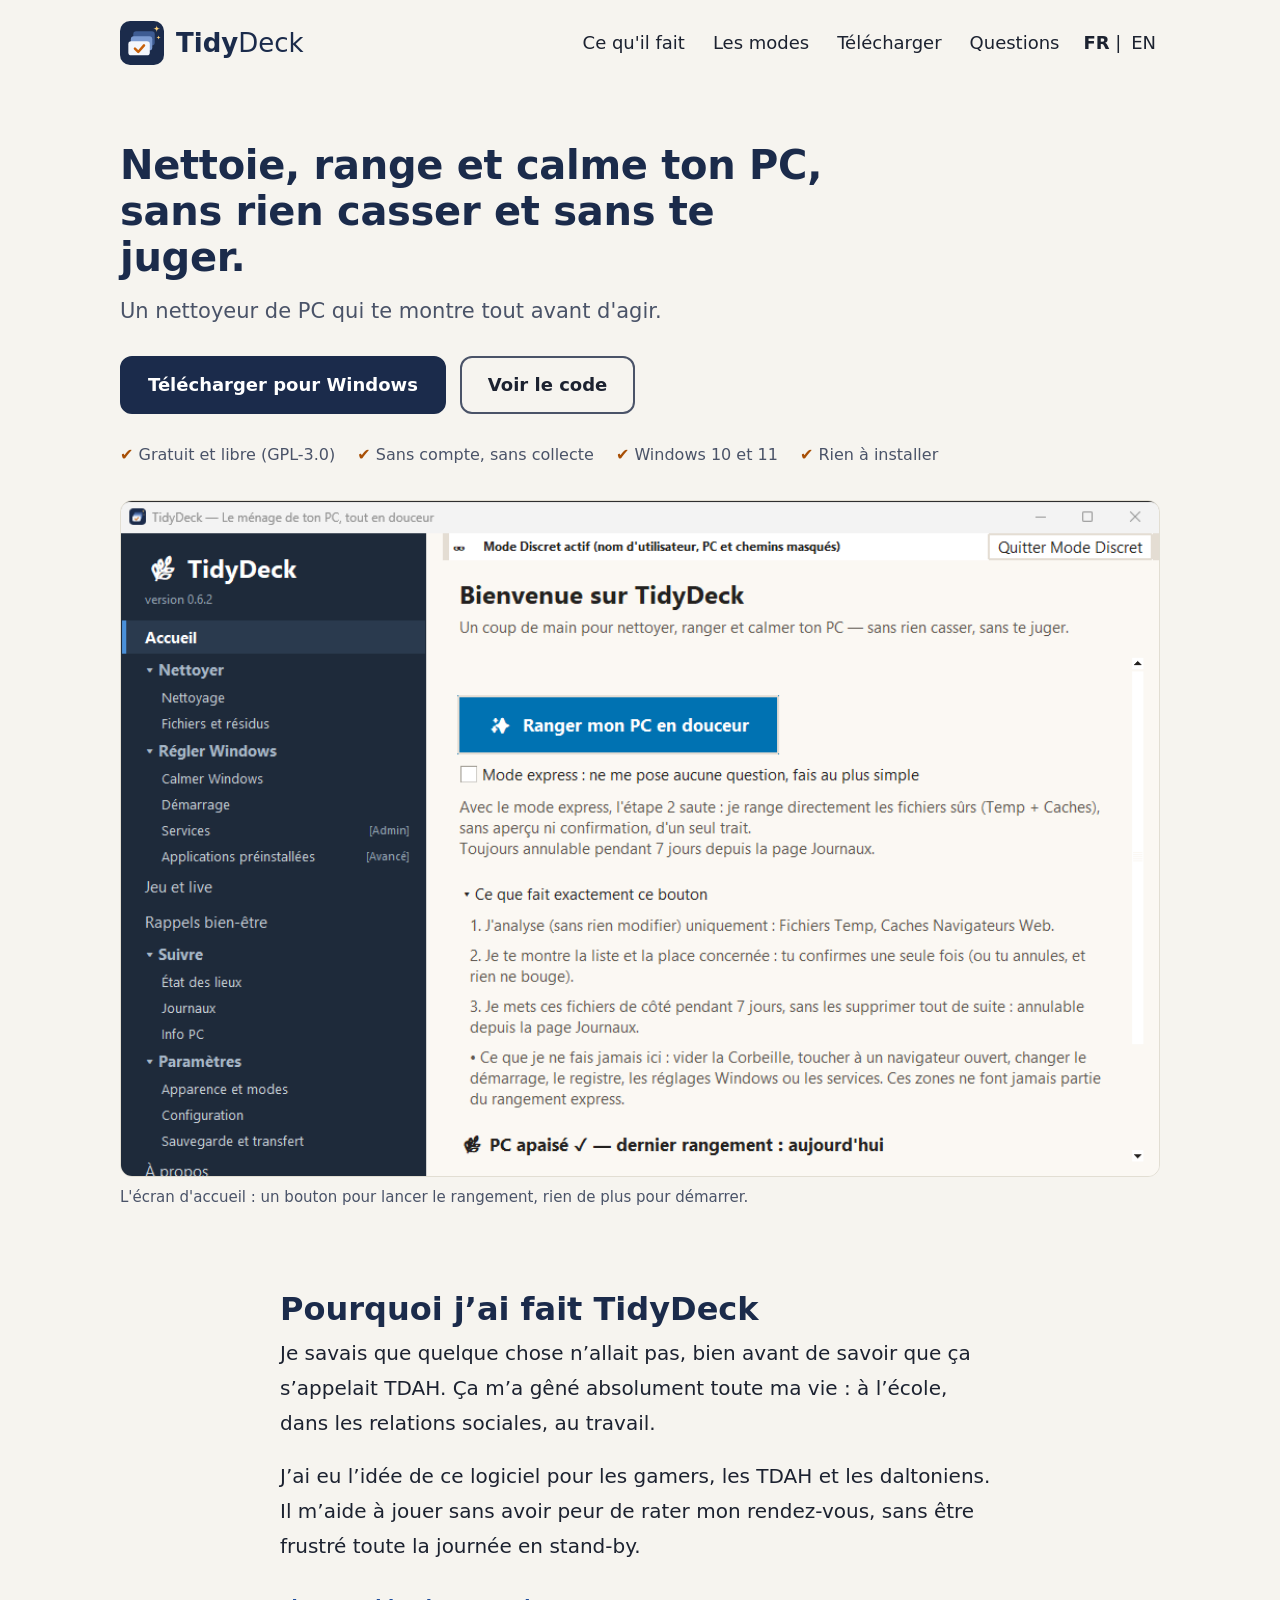
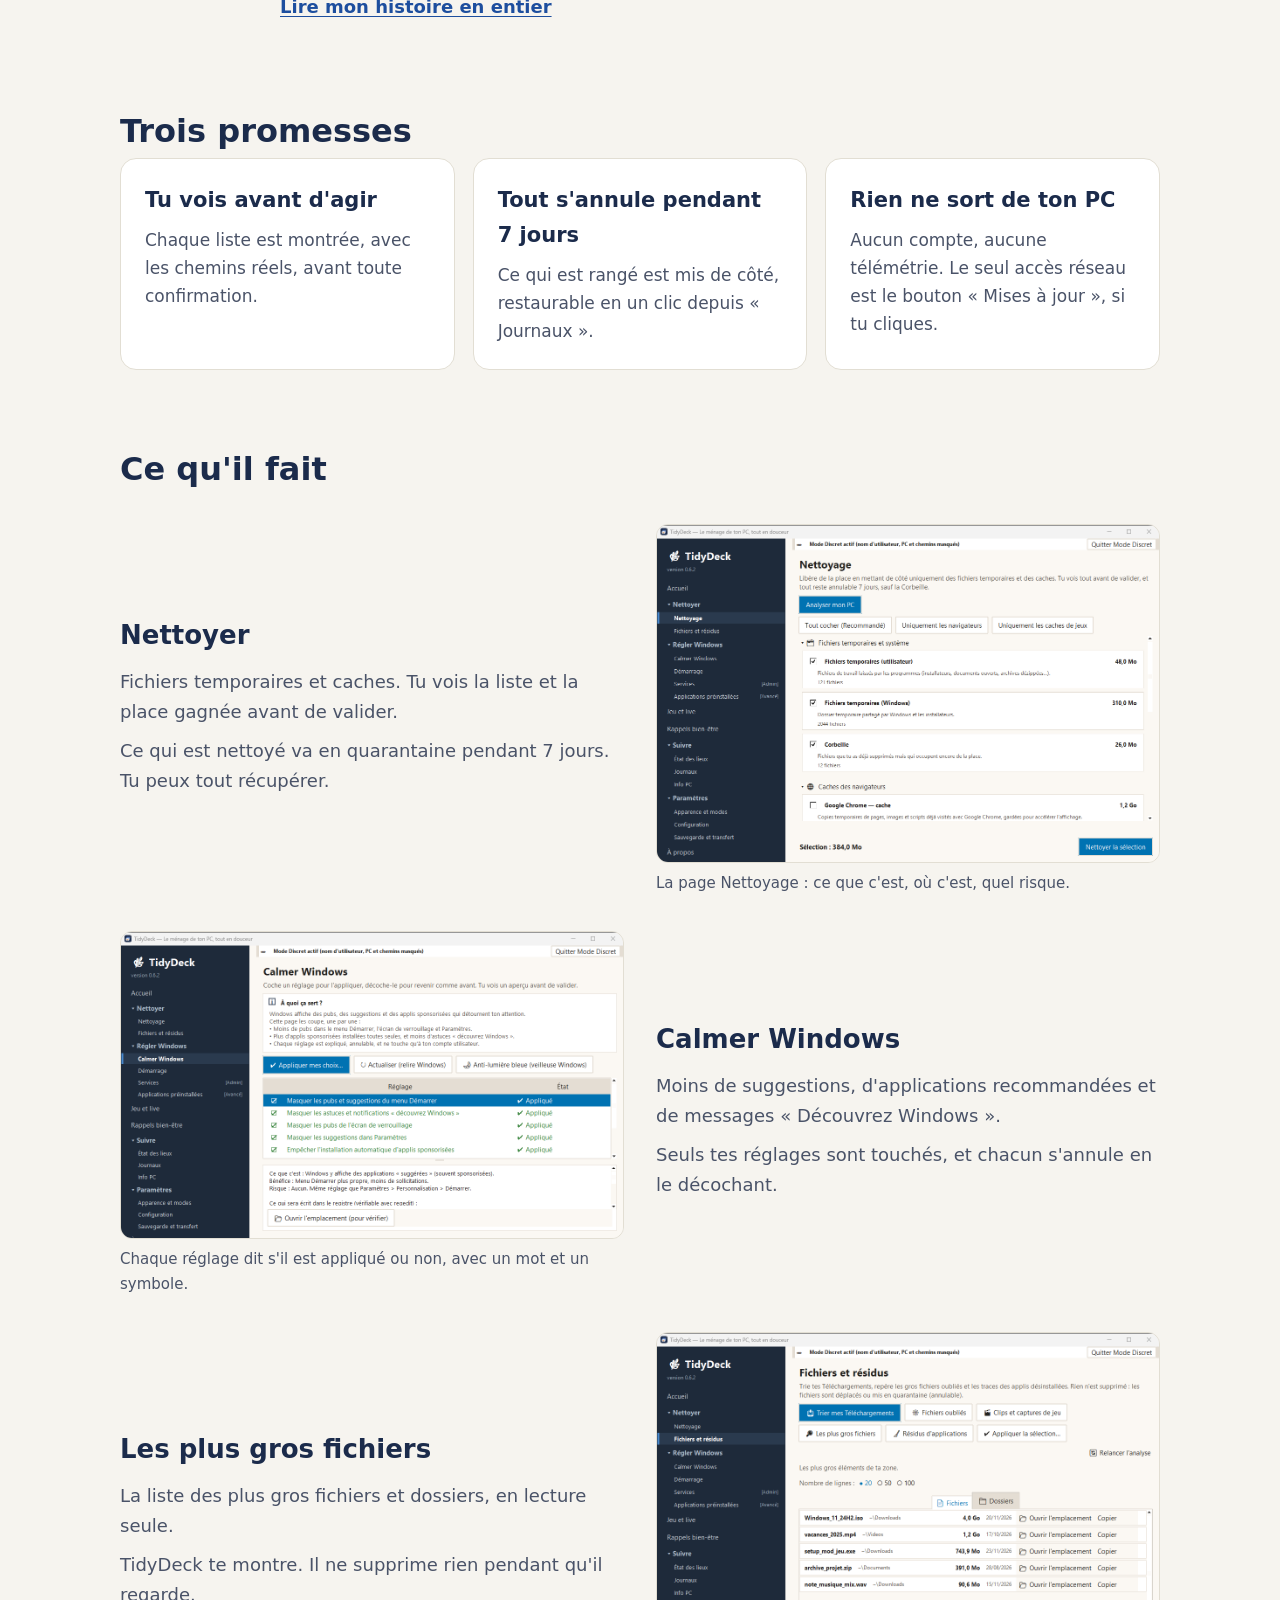
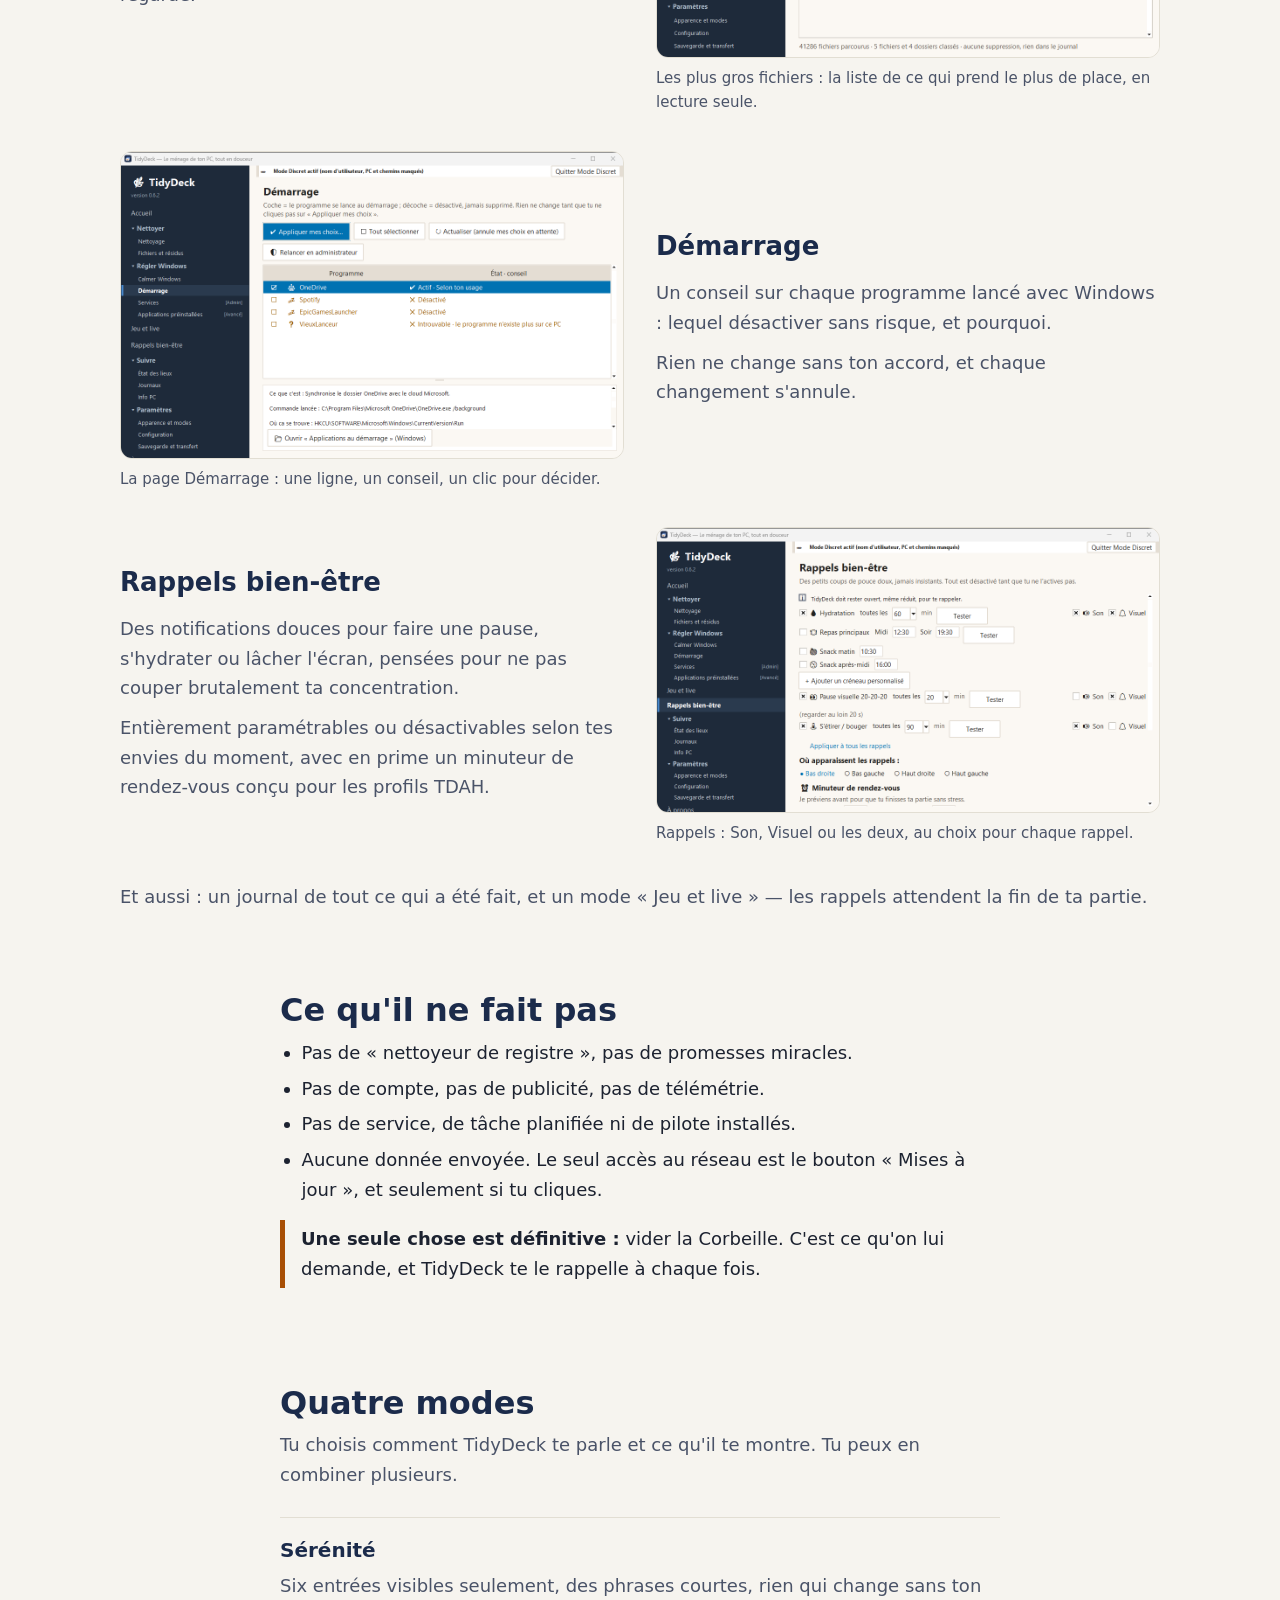
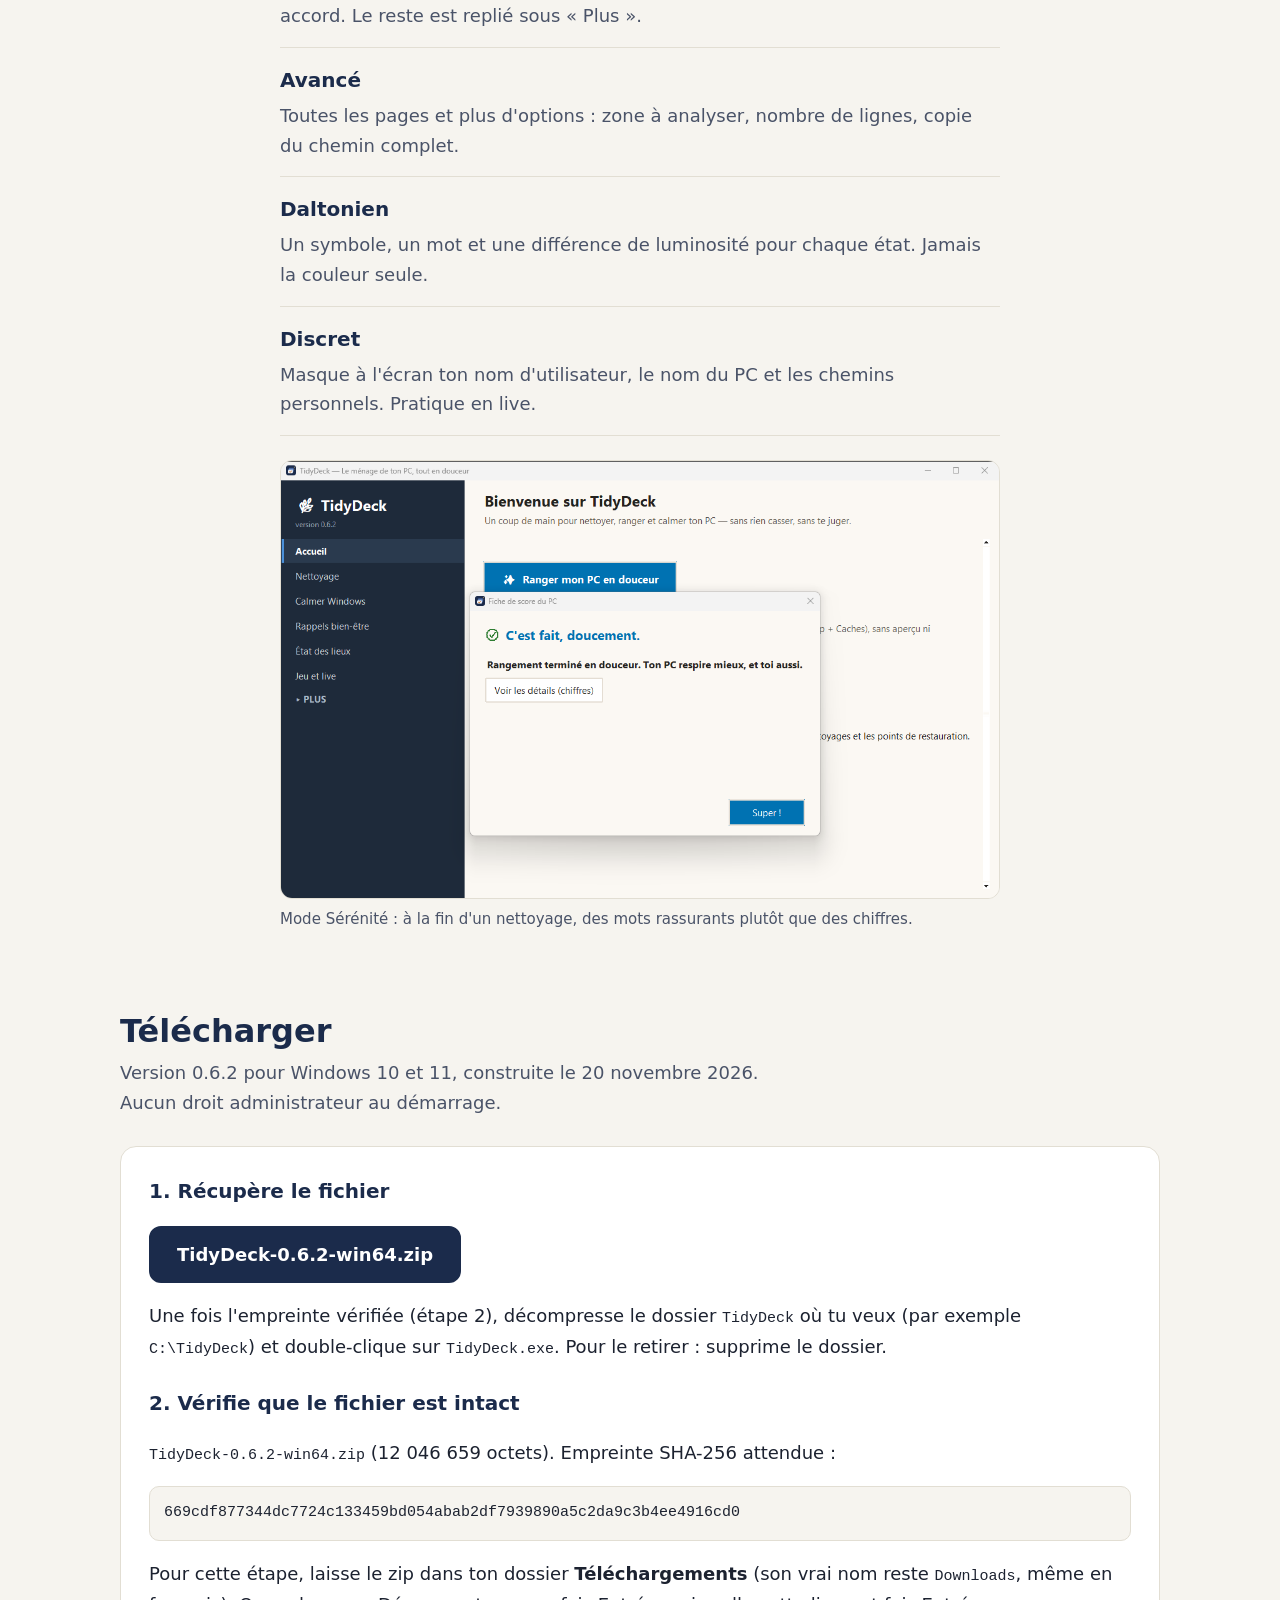
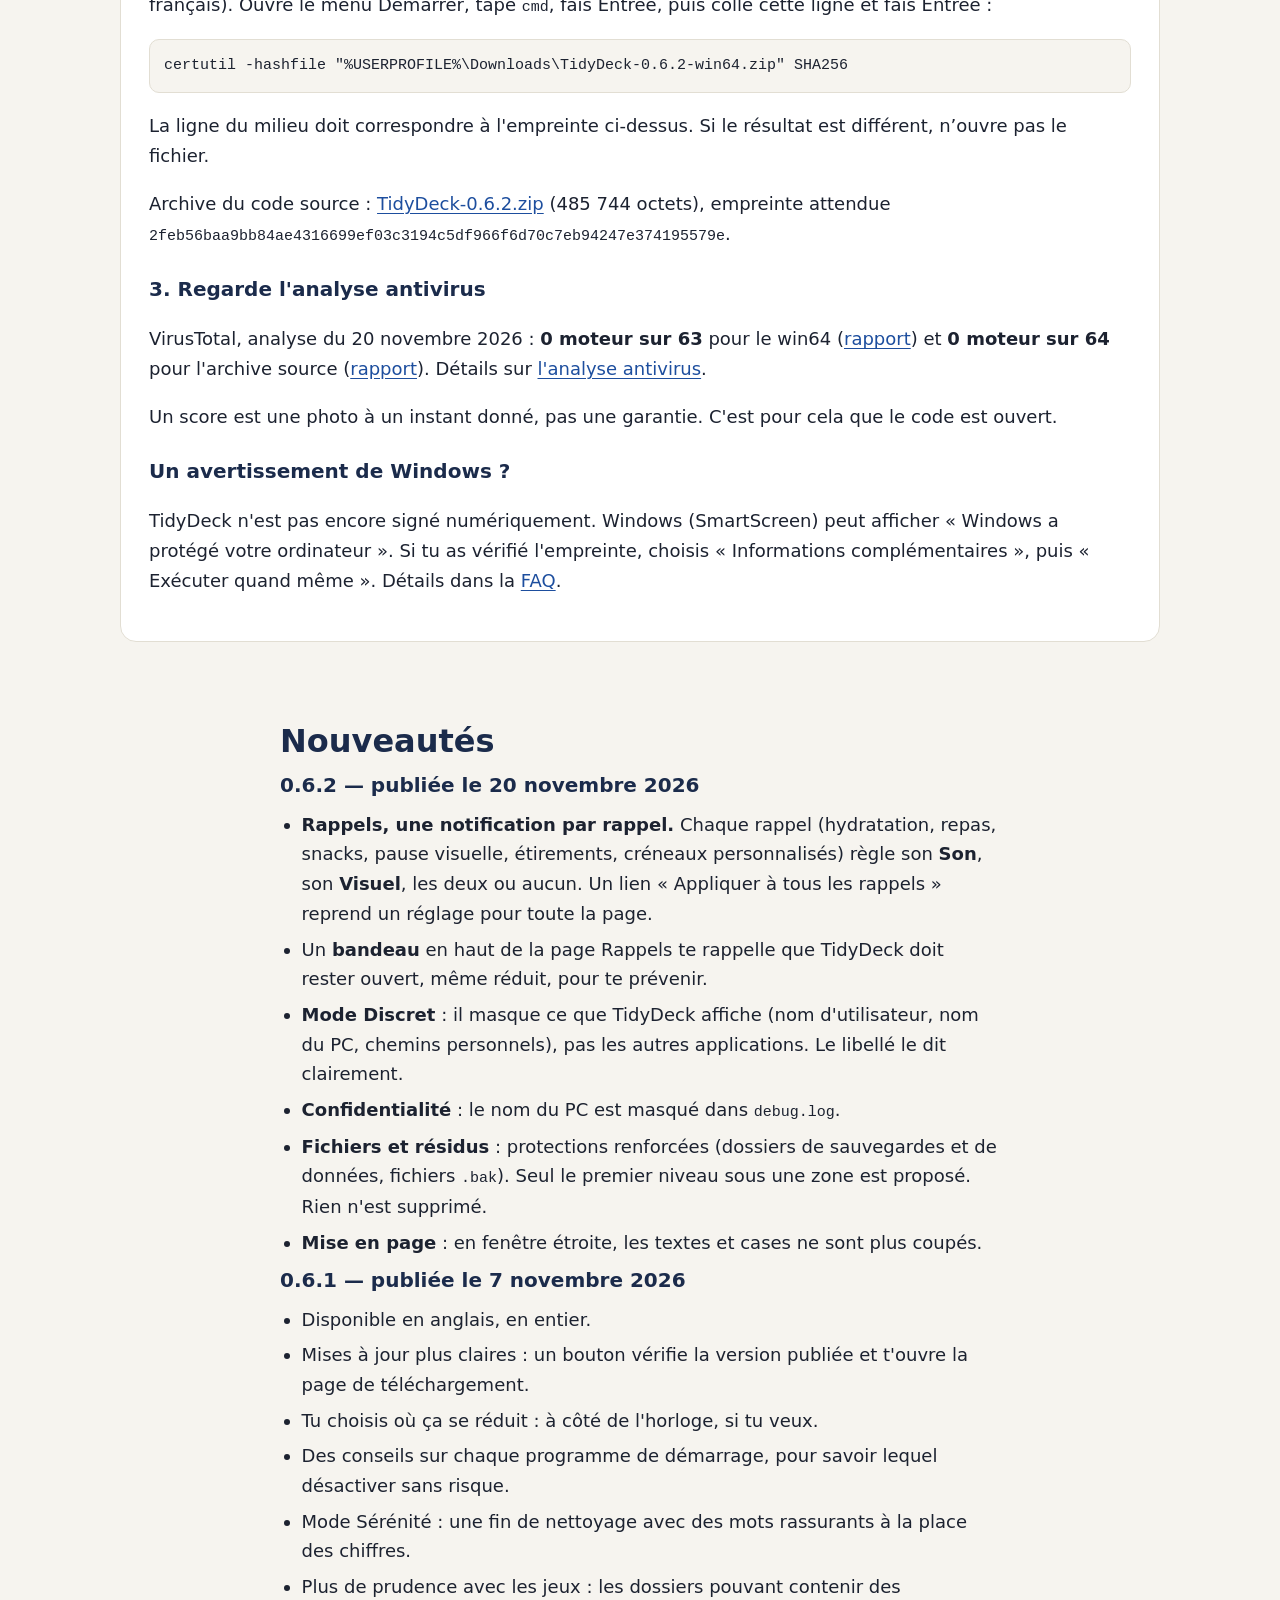
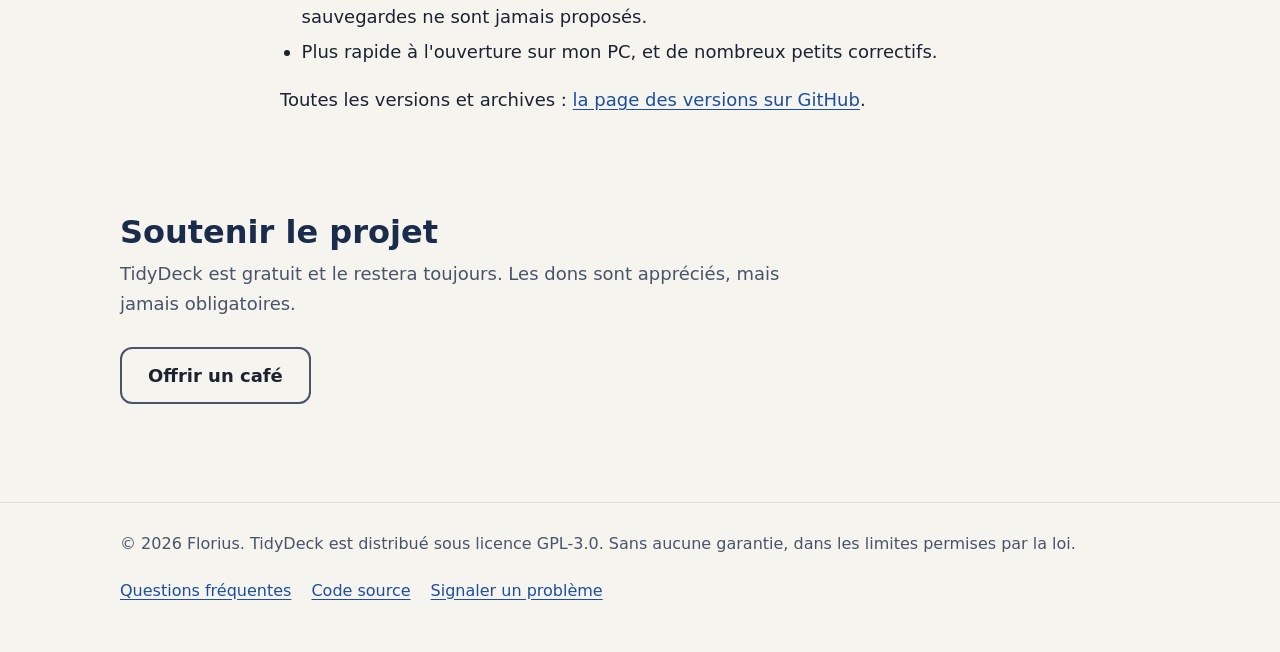
<file: index.html>
<!doctype html>
<html lang="fr">
<head>
<meta charset="utf-8">
<meta name="viewport" content="width=device-width, initial-scale=1">
<title>TidyDeck : nettoie, range et calme ton PC, sans rien casser</title>
<meta name="description" content="TidyDeck nettoie les fichiers temporaires et calme les publicités et notifications de Windows. Gratuit, libre, sans compte ni collecte. Conçu avec les profils TDAH, les gamers et les daltoniens.">
<meta name="theme-color" content="#1B2B4B">
<meta property="og:type" content="website">
<meta property="og:title" content="TidyDeck : nettoie, range et calme ton PC">
<meta property="og:description" content="Gratuit et libre, sans compte ni collecte. Il te montre tout avant d'agir, sans rien casser et sans te juger. Windows 10 et 11.">
<meta property="og:image" content="https://tidydeckapp.github.io/assets/tidydeck-og-v2.png">
<meta property="og:url" content="https://tidydeckapp.github.io/index.html">
<meta property="og:locale" content="fr_FR">
<meta property="og:site_name" content="TidyDeck">
<meta name="twitter:card" content="summary_large_image">
<meta name="twitter:title" content="TidyDeck : nettoie, range et calme ton PC">
<meta name="twitter:description" content="Gratuit et libre, sans compte ni collecte. Il te montre tout avant d'agir, sans rien casser et sans te juger. Windows 10 et 11.">
<meta name="twitter:image" content="https://tidydeckapp.github.io/assets/tidydeck-og-v2.png">
<link rel="icon" type="image/svg+xml" href="assets/tidydeck-logo.svg">
<link rel="icon" type="image/png" sizes="32x32" href="assets/favicon.png">
<link rel="stylesheet" href="style.css">
</head>
<body>
<a class="saut" href="#contenu">Aller au contenu</a>

<header class="haut">
  <div class="enveloppe">
    <a class="marque" href="index.html" aria-label="TidyDeck, accueil">
      <img src="assets/tidydeck-logo.svg" alt="" width="44" height="44">
      <div><b>Tidy</b><span>Deck</span></div>
    </a>
    <nav class="menu" aria-label="Navigation principale">
      <a href="#fonctions">Ce qu'il fait</a>
      <a href="#modes">Les modes</a>
      <a href="#telecharger">Télécharger</a>
      <a href="faq.html">Questions</a>
      <span class="lang-switch"><strong>FR</strong> | <a href="index-en.html" lang="en">EN</a></span>
    </nav>
  </div>
</header>

<main id="contenu">

<div class="heros">
  <div class="enveloppe">
    <h1>Nettoie, range et calme ton PC, sans rien casser et sans te juger.</h1>
    <p class="sous">Un nettoyeur de PC qui te montre tout avant d'agir.</p>
    <div class="actions">
      <a class="bouton" href="#telecharger">Télécharger pour Windows</a>
      <a class="bouton second" href="https://github.com/TidyDeckApp/TidyDeckApp">Voir le code</a>
    </div>
    <ul class="puces" aria-label="L'essentiel">
      <li>Gratuit et libre (GPL-3.0)</li>
      <li>Sans compte, sans collecte</li>
      <li>Windows 10 et 11</li>
      <li>Rien à installer</li>
    </ul>
    <figure class="capture" style="margin-top:32px">
      <a href="assets/captures/accueil.png" title="Agrandir la capture"><img src="assets/captures/accueil.png" alt="Page d'accueil de TidyDeck : le bouton « Ranger mon PC en douceur » au centre, les trois promesses en dessous" width="1000" height="650"></a>
      <figcaption>L'écran d'accueil : un bouton pour lancer le rangement, rien de plus pour démarrer.</figcaption>
    </figure>
  </div>
</div>

<section aria-labelledby="t-pourquoi">
  <div class="enveloppe texte-etroit histoire">
    <h2 id="t-pourquoi">Pourquoi j’ai fait TidyDeck</h2>
    <div class="court">
      <p>Je savais que quelque chose n’allait pas, bien avant de savoir que ça s’appelait TDAH. Ça m’a gêné absolument toute ma vie : à l’école, dans les relations sociales, au travail.</p>
      <p>J’ai eu l’idée de ce logiciel pour les gamers, les TDAH et les daltoniens. Il m’aide à jouer sans avoir peur de rater mon rendez-vous, sans être frustré toute la journée en stand-by.</p>
    </div>
    <details id="histoire">
      <summary><span class="ouvrir">Lire mon histoire en entier</span><span class="fermer">Réduire</span></summary>
      <div class="complet">
        <p>Je savais que quelque chose n’allait pas, sans savoir que ça s’appelait TDAH.</p>
        <p>Ça m’a gêné absolument toute ma vie : à l’école, dans les relations sociales, au travail. Un simple bruit de feuilles, un toussotement, quelqu’un qui reniflait en cours…</p>
        <p>Il m’était impossible de me concentrer, ne serait-ce qu’un minimum. Je n’oublie pas le temps qu’il fallait pour que je me mette à faire de simples devoirs.</p>
        <p>J’étais frustré chaque jour de voir les élèves de ma classe écrire, se concentrer, aller chercher les réponses dans leur tête.</p>
        <p>Des centaines et des centaines de milliers de pensées chaque jour, sans pouvoir les condenser, les stopper, les réduire.</p>
        <p>J’ai eu l’idée de ce logiciel pour les gamers, les TDAH et les daltoniens (avec des rappels bien-être). Il m’aide à jouer sans avoir peur de rater mon rendez-vous, grâce à des rappels qui me préviennent, sans être frustré toute la journée en stand-by jusqu’à ce que le rendez-vous soit passé.</p>
        <p><button type="button" class="reduire" onclick="var d=document.getElementById('histoire');d.open=false;document.getElementById('t-pourquoi').scrollIntoView();">Réduire</button></p>
      </div>
    </details>
  </div>
</section>

<section aria-labelledby="t-piliers">
  <div class="enveloppe">
    <h2 id="t-piliers">Trois promesses</h2>
    <div class="grille">
      <div class="carte">
        <h3>Tu vois avant d'agir</h3>
        <p>Chaque liste est montrée, avec les chemins réels, avant toute confirmation.</p>
      </div>
      <div class="carte">
        <h3>Tout s'annule pendant 7 jours</h3>
        <p>Ce qui est rangé est mis de côté, restaurable en un clic depuis « Journaux ».</p>
      </div>
      <div class="carte">
        <h3>Rien ne sort de ton PC</h3>
        <p>Aucun compte, aucune télémétrie. Le seul accès réseau est le bouton « Mises à jour », si tu cliques.</p>
      </div>
    </div>
  </div>
</section>

<section id="fonctions" aria-labelledby="t-fonctions">
  <div class="enveloppe">
    <h2 id="t-fonctions">Ce qu'il fait</h2>

    <div class="bloc">
      <div class="bloc-texte">
        <h3>Nettoyer</h3>
        <p>Fichiers temporaires et caches. Tu vois la liste et la place gagnée avant de valider.</p>
        <p>Ce qui est nettoyé va en quarantaine pendant 7 jours. Tu peux tout récupérer.</p>
      </div>
      <figure class="capture">
        <a href="assets/captures/nettoyage.png" title="Agrandir la capture"><img src="assets/captures/nettoyage.png" alt="La page Nettoyage de TidyDeck" width="1150" height="771" loading="lazy"></a>
        <figcaption>La page Nettoyage : ce que c'est, où c'est, quel risque.</figcaption>
      </figure>
    </div>

    <div class="bloc inverse">
      <div class="bloc-texte">
        <h3>Calmer Windows</h3>
        <p>Moins de suggestions, d'applications recommandées et de messages « Découvrez Windows ».</p>
        <p>Seuls tes réglages sont touchés, et chacun s'annule en le décochant.</p>
      </div>
      <figure class="capture">
        <a href="assets/captures/calmer-windows.png" title="Agrandir la capture"><img src="assets/captures/calmer-windows.png" alt="La page Calmer Windows" width="1150" height="700" loading="lazy"></a>
        <figcaption>Chaque réglage dit s'il est appliqué ou non, avec un mot et un symbole.</figcaption>
      </figure>
    </div>

    <div class="bloc">
      <div class="bloc-texte">
        <h3>Les plus gros fichiers</h3>
        <p>La liste des plus gros fichiers et dossiers, en lecture seule.</p>
        <p>TidyDeck te montre. Il ne supprime rien pendant qu'il regarde.</p>
      </div>
      <figure class="capture">
        <a href="assets/captures/gros-fichiers.png" title="Agrandir la capture"><img src="assets/captures/gros-fichiers.png" alt="La page Les plus gros fichiers de TidyDeck" width="1150" height="740" loading="lazy"></a>
        <figcaption>Les plus gros fichiers : la liste de ce qui prend le plus de place, en lecture seule.</figcaption>
      </figure>
    </div>

    <div class="bloc inverse">
      <div class="bloc-texte">
        <h3>Démarrage</h3>
        <p>Un conseil sur chaque programme lancé avec Windows : lequel désactiver sans risque, et pourquoi.</p>
        <p>Rien ne change sans ton accord, et chaque changement s'annule.</p>
      </div>
      <figure class="capture">
        <a href="assets/captures/demarrage.png" title="Agrandir la capture"><img src="assets/captures/demarrage.png" alt="La page Démarrage de TidyDeck, avec un conseil d'une ligne à côté de chaque programme" width="1150" height="700" loading="lazy"></a>
        <figcaption>La page Démarrage : une ligne, un conseil, un clic pour décider.</figcaption>
      </figure>
    </div>

    <div class="bloc">
      <div class="bloc-texte">
        <h3>Rappels bien-être</h3>
        <p>Des notifications douces pour faire une pause, s'hydrater ou lâcher l'écran, pensées pour ne pas couper brutalement ta concentration.</p>
        <p>Entièrement paramétrables ou désactivables selon tes envies du moment, avec en prime un minuteur de rendez-vous conçu pour les profils TDAH.</p>
      </div>
      <figure class="capture">
        <a href="assets/captures/rappels.png" title="Agrandir la capture"><img src="assets/captures/rappels.png" alt="La page Rappels de TidyDeck : chaque rappel a ses propres cases Son et Visuel" width="1150" height="650" loading="lazy"></a>
        <figcaption>Rappels : Son, Visuel ou les deux, au choix pour chaque rappel.</figcaption>
      </figure>
    </div>

    <p class="aussi">Et aussi : un journal de tout ce qui a été fait, et un mode « Jeu et live » — les rappels attendent la fin de ta partie.</p>
  </div>
</section>

<section aria-labelledby="t-promesses">
  <div class="enveloppe texte-etroit">
    <h2 id="t-promesses">Ce qu'il ne fait pas</h2>
    <ul class="liste-nette">
      <li>Pas de « nettoyeur de registre », pas de promesses miracles.</li>
      <li>Pas de compte, pas de publicité, pas de télémétrie.</li>
      <li>Pas de service, de tâche planifiée ni de pilote installés.</li>
      <li>Aucune donnée envoyée. Le seul accès au réseau est le bouton « Mises à jour », et seulement si tu cliques.</li>
    </ul>
    <p class="rouge-doux"><strong>Une seule chose est définitive :</strong> vider la Corbeille. C'est ce qu'on lui demande, et TidyDeck te le rappelle à chaque fois.</p>
  </div>
</section>

<section id="modes" aria-labelledby="t-modes">
  <div class="enveloppe texte-etroit">
    <h2 id="t-modes">Quatre modes</h2>
    <p class="intro">Tu choisis comment TidyDeck te parle et ce qu'il te montre. Tu peux en combiner plusieurs.</p>
    <dl class="modes">
      <div><dt>Sérénité</dt><dd>Six entrées visibles seulement, des phrases courtes, rien qui change sans ton accord. Le reste est replié sous « Plus ».</dd></div>
      <div><dt>Avancé</dt><dd>Toutes les pages et plus d'options : zone à analyser, nombre de lignes, copie du chemin complet.</dd></div>
      <div><dt>Daltonien</dt><dd>Un symbole, un mot et une différence de luminosité pour chaque état. Jamais la couleur seule.</dd></div>
      <div><dt>Discret</dt><dd>Masque à l'écran ton nom d'utilisateur, le nom du PC et les chemins personnels. Pratique en live.</dd></div>
    </dl>
    <figure class="capture" style="margin-top:24px">
      <a href="assets/captures/serenite-fin.png" title="Agrandir la capture"><img src="assets/captures/serenite-fin.png" alt="Fin de nettoyage en mode Sérénité : un message rassurant au lieu des chiffres" width="1150" height="700" loading="lazy"></a>
      <figcaption>Mode Sérénité : à la fin d'un nettoyage, des mots rassurants plutôt que des chiffres.</figcaption>
    </figure>
  </div>
</section>

<section id="telecharger" aria-labelledby="t-dl">
  <div class="enveloppe">
    <h2 id="t-dl">Télécharger</h2>
    <p class="intro">Version 0.6.2 pour Windows 10 et 11, construite le 20 novembre 2026. Aucun droit administrateur au démarrage.</p>
    <div class="telecharger">
      <h3>1. Récupère le fichier</h3>
      <p><a class="bouton" href="https://github.com/TidyDeckApp/TidyDeckApp/releases/download/v0.6.2/TidyDeck-0.6.2-win64.zip">TidyDeck-0.6.2-win64.zip</a></p>
      <p>Une fois l'empreinte vérifiée (étape 2), décompresse le dossier <code>TidyDeck</code> où tu veux (par exemple <code>C:\TidyDeck</code>) et double-clique sur <code>TidyDeck.exe</code>. Pour le retirer : supprime le dossier.</p>

      <h3>2. Vérifie que le fichier est intact</h3>
      <p><code>TidyDeck-0.6.2-win64.zip</code> (12&nbsp;046&nbsp;659 octets). Empreinte SHA-256 attendue :</p>
      <pre class="empreinte"><code>669cdf877344dc7724c133459bd054abab2df7939890a5c2da9c3b4ee4916cd0</code></pre>
      <p>Pour cette étape, laisse le zip dans ton dossier <strong>Téléchargements</strong> (son vrai nom reste <code>Downloads</code>, même en français). Ouvre le menu Démarrer, tape <code>cmd</code>, fais Entrée, puis colle cette ligne et fais Entrée :</p>
      <pre><code>certutil -hashfile "%USERPROFILE%\Downloads\TidyDeck-0.6.2-win64.zip" SHA256</code></pre>
      <p>La ligne du milieu doit correspondre à l'empreinte ci-dessus. Si le résultat est différent, n’ouvre pas le fichier.</p>
      <p>Archive du code source : <a href="https://github.com/TidyDeckApp/TidyDeckApp/releases/download/v0.6.2/TidyDeck-0.6.2.zip">TidyDeck-0.6.2.zip</a> (485&nbsp;744 octets), empreinte attendue <code>2feb56baa9bb84ae4316699ef03c3194c5df966f6d70c7eb94247e374195579e</code>.</p>

      <h3>3. Regarde l'analyse antivirus</h3>
      <p>VirusTotal, analyse du 20 novembre 2026 : <b>0 moteur sur 63</b> pour le win64 (<a href="https://www.virustotal.com/gui/file/669cdf877344dc7724c133459bd054abab2df7939890a5c2da9c3b4ee4916cd0/detection" rel="noopener">rapport</a>) et <b>0 moteur sur 64</b> pour l'archive source (<a href="https://www.virustotal.com/gui/file/2feb56baa9bb84ae4316699ef03c3194c5df966f6d70c7eb94247e374195579e/detection" rel="noopener">rapport</a>). Détails sur <a href="analyse-antivirus.html" target="_blank">l'analyse antivirus</a>.</p>
      <p>Un score est une photo à un instant donné, pas une garantie. C'est pour cela que le code est ouvert.</p>

      <h3>Un avertissement de Windows ?</h3>
      <p>TidyDeck n'est pas encore signé numériquement. Windows (SmartScreen) peut afficher « Windows a protégé votre ordinateur ». Si tu as vérifié l'empreinte, choisis « Informations complémentaires », puis « Exécuter quand même ». Détails dans la <a href="faq.html#smartscreen">FAQ</a>.</p>
    </div>
  </div>
</section>

<section aria-labelledby="t-nouveautes">
  <div class="enveloppe texte-etroit">
    <h2 id="t-nouveautes">Nouveautés</h2>
    <h3 style="margin:0 0 8px;font-size:20px;color:var(--marine)">0.6.2 — publiée le 20 novembre 2026</h3>
    <ul class="liste-nette">
      <li><strong>Rappels, une notification par rappel.</strong> Chaque rappel (hydratation, repas, snacks, pause visuelle, étirements, créneaux personnalisés) règle son <strong>Son</strong>, son <strong>Visuel</strong>, les deux ou aucun. Un lien « Appliquer à tous les rappels » reprend un réglage pour toute la page.</li>
      <li>Un <strong>bandeau</strong> en haut de la page Rappels te rappelle que TidyDeck doit rester ouvert, même réduit, pour te prévenir.</li>
      <li><strong>Mode Discret</strong> : il masque ce que TidyDeck affiche (nom d'utilisateur, nom du PC, chemins personnels), pas les autres applications. Le libellé le dit clairement.</li>
      <li><strong>Confidentialité</strong> : le nom du PC est masqué dans <code>debug.log</code>.</li>
      <li><strong>Fichiers et résidus</strong> : protections renforcées (dossiers de sauvegardes et de données, fichiers <code>.bak</code>). Seul le premier niveau sous une zone est proposé. Rien n'est supprimé.</li>
      <li><strong>Mise en page</strong> : en fenêtre étroite, les textes et cases ne sont plus coupés.</li>
    </ul>
    <h3 style="margin:0 0 8px;font-size:20px;color:var(--marine)">0.6.1 — publiée le 7 novembre 2026</h3>
    <ul class="liste-nette">
      <li>Disponible en anglais, en entier.</li>
      <li>Mises à jour plus claires : un bouton vérifie la version publiée et t'ouvre la page de téléchargement.</li>
      <li>Tu choisis où ça se réduit : à côté de l'horloge, si tu veux.</li>
      <li>Des conseils sur chaque programme de démarrage, pour savoir lequel désactiver sans risque.</li>
      <li>Mode Sérénité : une fin de nettoyage avec des mots rassurants à la place des chiffres.</li>
      <li>Plus de prudence avec les jeux : les dossiers pouvant contenir des sauvegardes ne sont jamais proposés.</li>
      <li>Plus rapide à l'ouverture sur mon PC, et de nombreux petits correctifs.</li>
    </ul>
    <p>Toutes les versions et archives : <a href="https://github.com/TidyDeckApp/TidyDeckApp/releases">la page des versions sur GitHub</a>.</p>
  </div>
</section>

<section aria-labelledby="t-soutien">
  <div class="enveloppe">
    <h2 id="t-soutien">Soutenir le projet</h2>
    <p class="intro">TidyDeck est gratuit et le restera toujours. Les dons sont appréciés, mais jamais obligatoires.</p>
    <p><a class="bouton second" href="https://ko-fi.com/tidydeck">Offrir un café</a></p>
  </div>
</section>

</main>

<footer class="bas">
  <div class="enveloppe">
    <div>
      <p style="margin:0">© 2026 Florius. TidyDeck est distribué sous licence GPL-3.0. Sans aucune garantie, dans les limites permises par la loi.</p>
    </div>
    <ul aria-label="Liens utiles">
      <li><a href="faq.html">Questions fréquentes</a></li>
      <li><a href="https://github.com/TidyDeckApp/TidyDeckApp">Code source</a></li>
      <li><a href="https://github.com/TidyDeckApp/TidyDeckApp/issues">Signaler un problème</a></li>
    </ul>
  </div>
</footer>
</body>
</html>
</file>
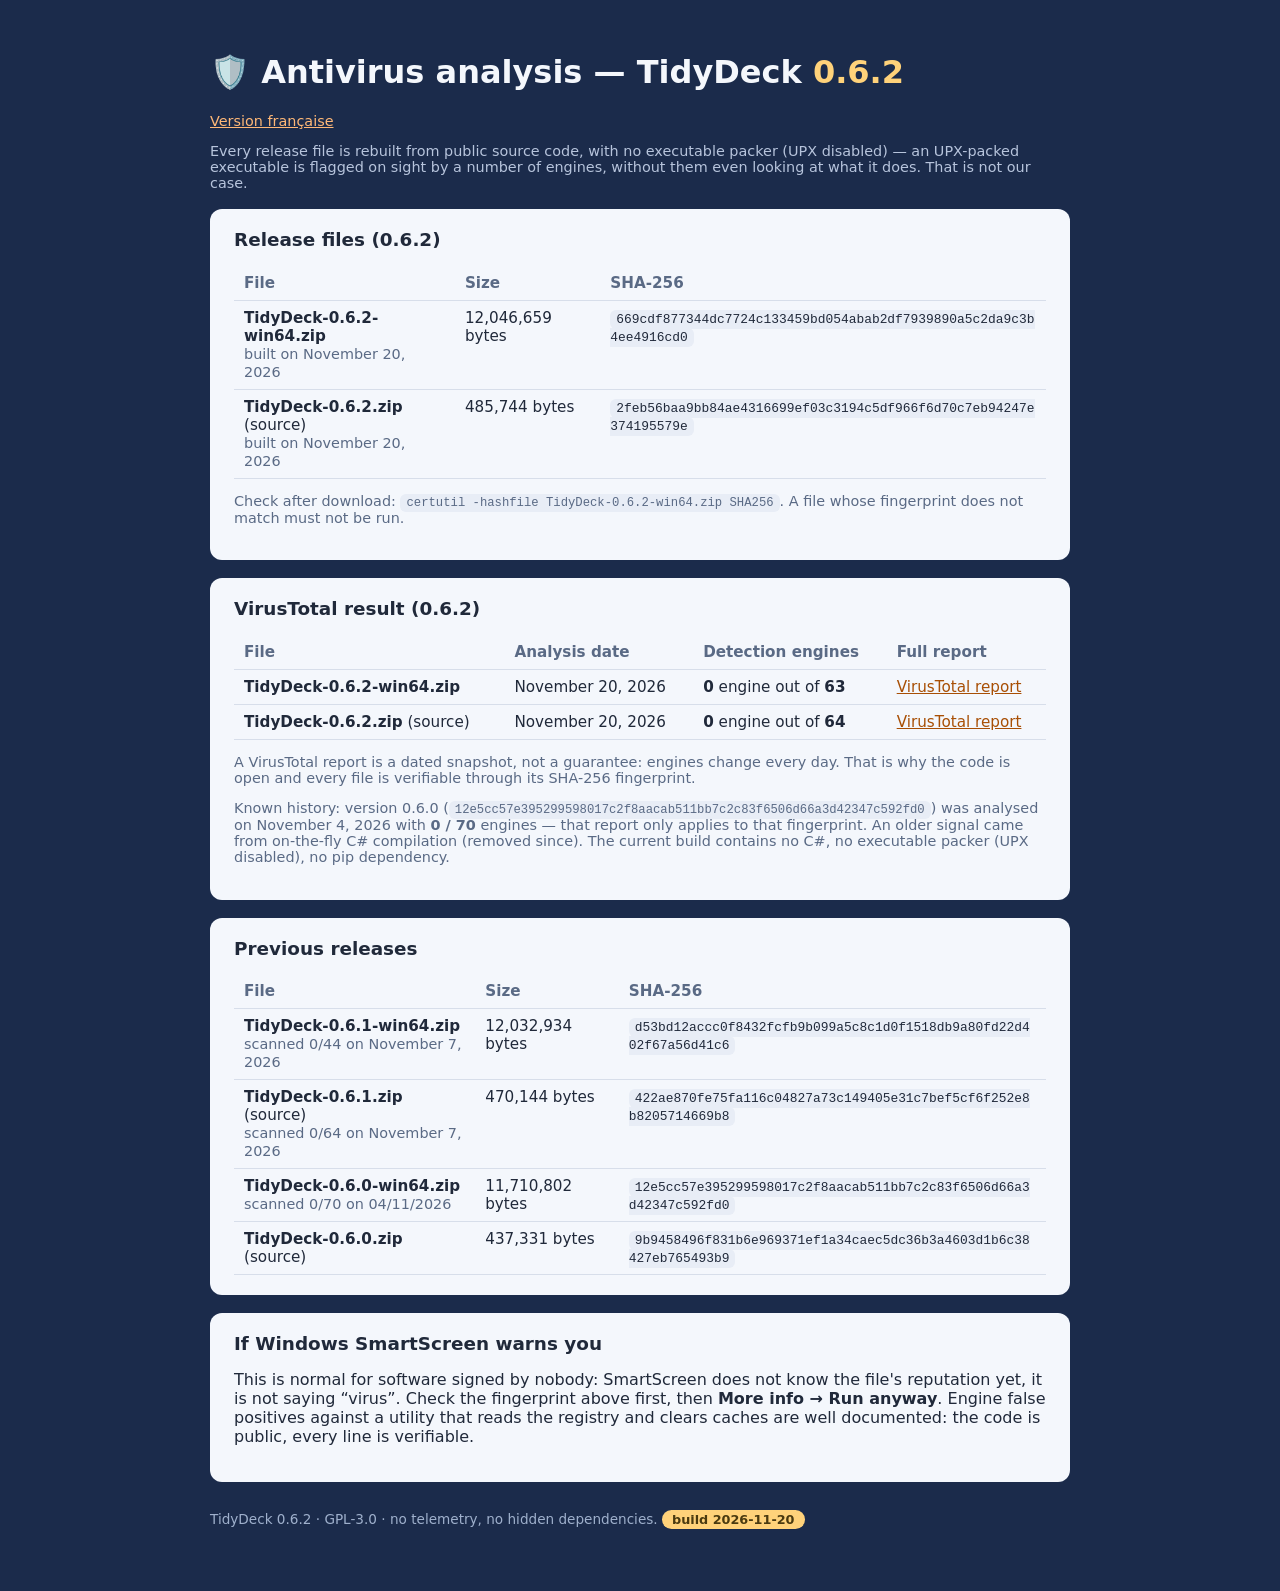
<file: analyse-antivirus-en.html>
<!DOCTYPE html>
<html lang="en">
<head>
<meta charset="utf-8">
<meta name="viewport" content="width=device-width, initial-scale=1">
<title>Antivirus analysis — TidyDeck</title>
<meta name="description" content="Antivirus analysis report for TidyDeck releases, with SHA-256 fingerprints and build date.">
<style>
  :root { --fond:#1B2B4B; --carte:#F4F7FC; --accent:#C8610A; --etincelle:#FFD27A; }
  body { margin:0; font-family:"Segoe UI",system-ui,sans-serif; background:var(--fond); color:#20293A; }
  main { max-width:860px; margin:0 auto; padding:32px 16px 64px; }
  h1 { color:var(--carte); font-size:2rem; }
  h1 .v { color:var(--etincelle); }
  .carte { background:var(--carte); border-radius:12px; padding:20px 24px; margin:18px 0; }
  h2 { margin-top:0; font-size:1.15rem; }
  table { border-collapse:collapse; width:100%; font-size:.95rem; }
  th, td { text-align:left; padding:8px 10px; border-bottom:1px solid #d7deea; vertical-align:top; }
  th { color:#5a6a85; font-weight:600; }
  code { background:#e8edf6; padding:2px 6px; border-radius:6px; word-break:break-all; font-size:.85em; }
  .a-faire { background:#fff7e8; border-left:4px solid var(--etincelle); padding:12px 16px; border-radius:8px; }
  a { color:#FFB877; }
  .carte a { color:#A84F05; }
  .note { color:#5a6a85; font-size:.9rem; }
  main > .note { color:#B7C4DC; }
  .badge { display:inline-block; background:var(--etincelle); color:#4a3a10; border-radius:99px; padding:2px 10px; font-size:.8rem; font-weight:600; }
  footer { color:#9fb0cc; font-size:.85rem; margin-top:28px; }
</style>
</head>
<body>
<main>
  <h1>🛡️ Antivirus analysis — TidyDeck <span class="v">0.6.2</span></h1>
  <p class="note"><a href="analyse-antivirus.html">Version française</a></p>
  <p class="note">Every release file is rebuilt from public source code, with no executable
  packer (UPX disabled) — an UPX-packed executable is flagged on sight by a number of engines,
  without them even looking at what it does. That is not our case.</p>

  <div class="carte">
    <h2>Release files (0.6.2)</h2>
    <table>
      <tr><th>File</th><th>Size</th><th>SHA-256</th></tr>
      <tr>
        <td><b>TidyDeck-0.6.2-win64.zip</b><br><span class="note">built on November 20, 2026</span></td>
        <td>12,046,659 bytes</td>
        <td><code>669cdf877344dc7724c133459bd054abab2df7939890a5c2da9c3b4ee4916cd0</code></td>
      </tr>
      <tr>
        <td><b>TidyDeck-0.6.2.zip</b> (source)<br><span class="note">built on November 20, 2026</span></td>
        <td>485,744 bytes</td>
        <td><code>2feb56baa9bb84ae4316699ef03c3194c5df966f6d70c7eb94247e374195579e</code></td>
      </tr>
    </table>
    <p class="note">Check after download:
    <code>certutil -hashfile TidyDeck-0.6.2-win64.zip SHA256</code>. A file whose
    fingerprint does not match must not be run.</p>
  </div>

  <div class="carte">
    <h2>VirusTotal result (0.6.2)</h2>
    <table>
      <tr><th>File</th><th>Analysis date</th><th>Detection engines</th><th>Full report</th></tr>
      <tr>
        <td><b>TidyDeck-0.6.2-win64.zip</b></td>
        <td>November 20, 2026</td>
        <td><b>0</b> engine out of <b>63</b></td>
        <td><a href="https://www.virustotal.com/gui/file/669cdf877344dc7724c133459bd054abab2df7939890a5c2da9c3b4ee4916cd0/detection" rel="noopener">VirusTotal report</a></td>
      </tr>
      <tr>
        <td><b>TidyDeck-0.6.2.zip</b> (source)</td>
        <td>November 20, 2026</td>
        <td><b>0</b> engine out of <b>64</b></td>
        <td><a href="https://www.virustotal.com/gui/file/2feb56baa9bb84ae4316699ef03c3194c5df966f6d70c7eb94247e374195579e/detection" rel="noopener">VirusTotal report</a></td>
      </tr>
    </table>
    <p class="note">A VirusTotal report is a dated snapshot, not a guarantee: engines
    change every day. That is why the code is open and every file is verifiable
    through its SHA-256 fingerprint.</p>
    <p class="note">Known history: version 0.6.0
    (<code>12e5cc57e395299598017c2f8aacab511bb7c2c83f6506d66a3d42347c592fd0</code>) was
    analysed on November 4, 2026 with <b>0 / 70</b> engines — that report only applies to
    that fingerprint. An older signal came from on-the-fly C# compilation (removed since).
    The current build contains no C#, no executable packer (UPX disabled), no pip dependency.</p>
  </div>

  <div class="carte">
    <h2>Previous releases</h2>
    <table>
      <tr><th>File</th><th>Size</th><th>SHA-256</th></tr>
      <tr>
        <td><b>TidyDeck-0.6.1-win64.zip</b><br><span class="note">scanned 0/44 on November 7, 2026</span></td>
        <td>12,032,934 bytes</td>
        <td><code>d53bd12accc0f8432fcfb9b099a5c8c1d0f1518db9a80fd22d402f67a56d41c6</code></td>
      </tr>
      <tr>
        <td><b>TidyDeck-0.6.1.zip</b> (source)<br><span class="note">scanned 0/64 on November 7, 2026</span></td>
        <td>470,144 bytes</td>
        <td><code>422ae870fe75fa116c04827a73c149405e31c7bef5cf6f252e8b8205714669b8</code></td>
      </tr>
      <tr>
        <td><b>TidyDeck-0.6.0-win64.zip</b><br><span class="note">scanned 0/70 on 04/11/2026</span></td>
        <td>11,710,802 bytes</td>
        <td><code>12e5cc57e395299598017c2f8aacab511bb7c2c83f6506d66a3d42347c592fd0</code></td>
      </tr>
      <tr>
        <td><b>TidyDeck-0.6.0.zip</b> (source)</td>
        <td>437,331 bytes</td>
        <td><code>9b9458496f831b6e969371ef1a34caec5dc36b3a4603d1b6c38427eb765493b9</code></td>
      </tr>
    </table>
  </div>

  <div class="carte">
    <h2>If Windows SmartScreen warns you</h2>
    <p>This is normal for software signed by nobody: SmartScreen does not know the file's
    reputation yet, it is not saying “virus”. Check the fingerprint above first, then
    <b>More info → Run anyway</b>. Engine false positives against a utility that reads the
    registry and clears caches are well documented: the code is public, every line is
    verifiable.</p>
  </div>

  <footer>TidyDeck 0.6.2 · GPL-3.0 · no telemetry, no hidden dependencies.
  <span class="badge">build 2026-11-20</span></footer>
</main>
</body>
</html>
</file>
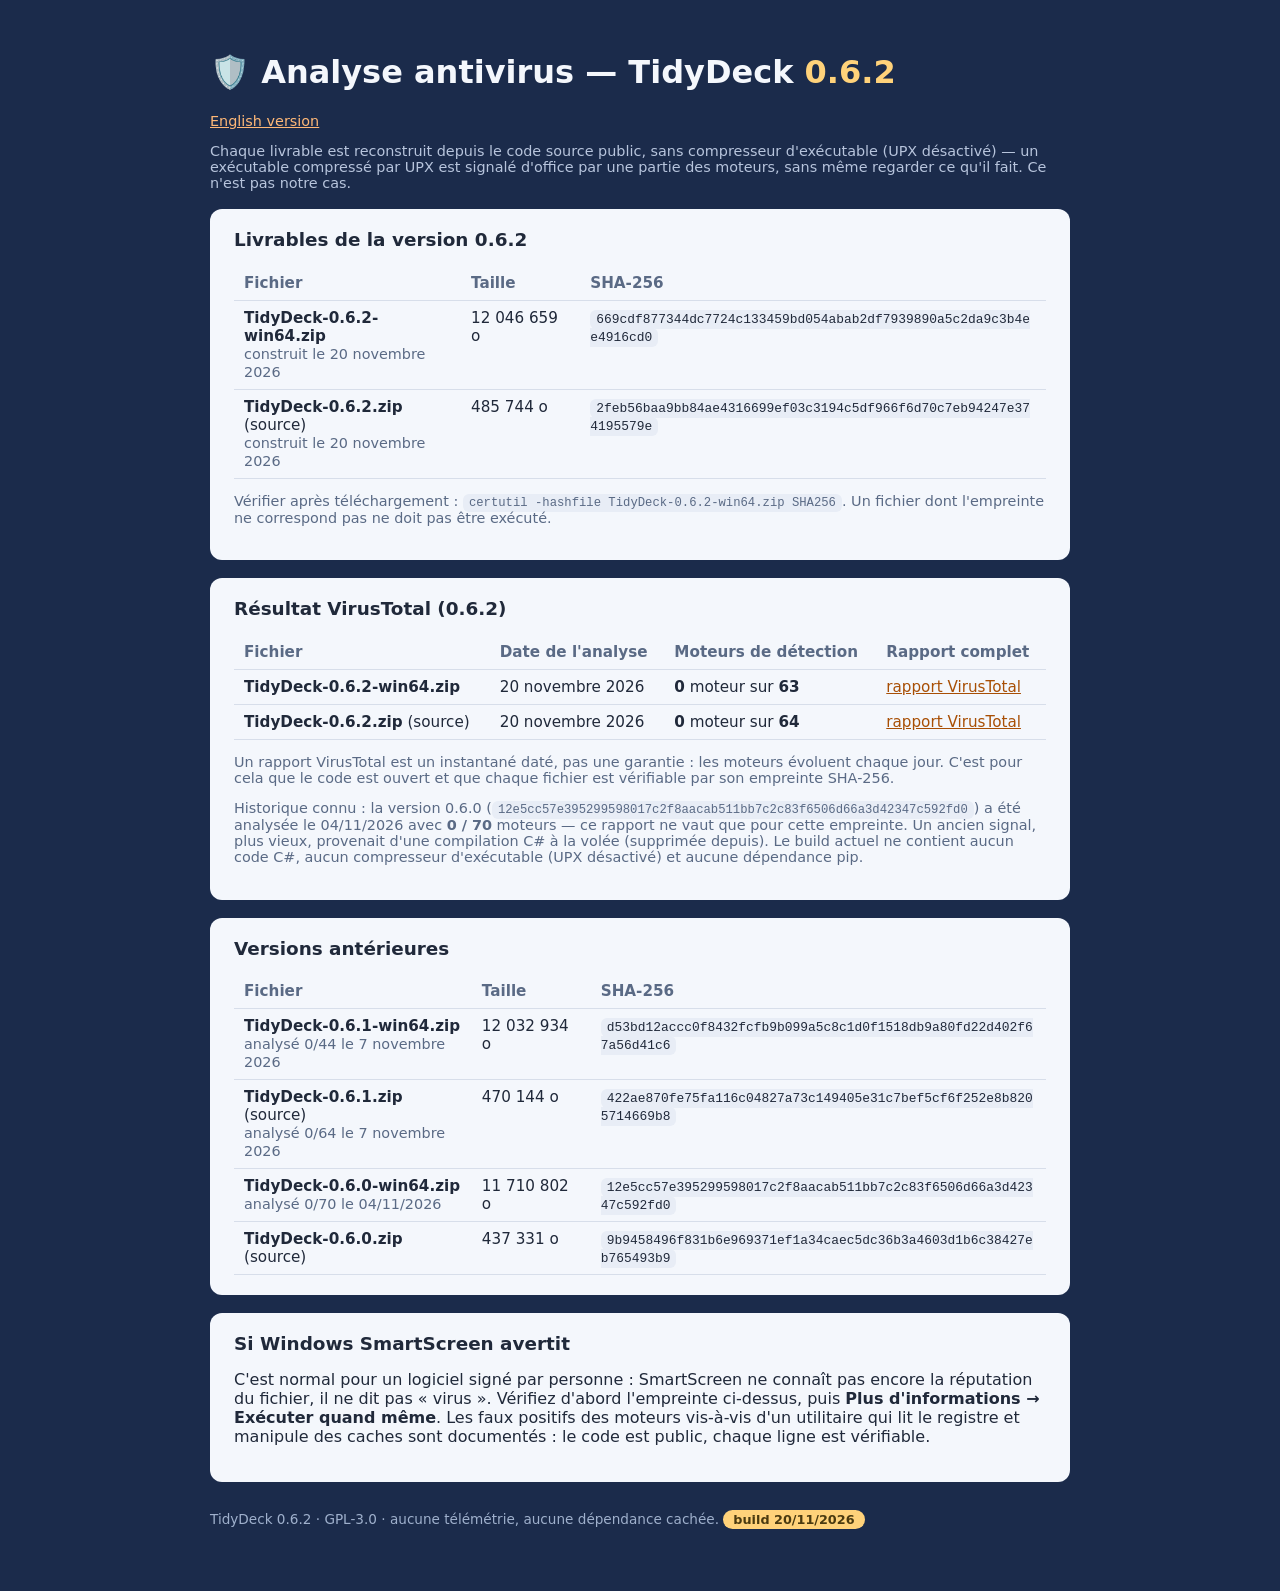
<file: analyse-antivirus.html>
<!DOCTYPE html>
<html lang="fr">
<head>
<meta charset="utf-8">
<meta name="viewport" content="width=device-width, initial-scale=1">
<title>Analyse antivirus — TidyDeck</title>
<meta name="description" content="Rapport d'analyse antivirus des livrables TidyDeck, avec empreintes SHA-256 et date de build.">
<style>
  :root { --fond:#1B2B4B; --carte:#F4F7FC; --accent:#C8610A; --etincelle:#FFD27A; }
  body { margin:0; font-family:"Segoe UI",system-ui,sans-serif; background:var(--fond); color:#20293A; }
  main { max-width:860px; margin:0 auto; padding:32px 16px 64px; }
  h1 { color:var(--carte); font-size:2rem; }
  h1 .v { color:var(--etincelle); }
  .carte { background:var(--carte); border-radius:12px; padding:20px 24px; margin:18px 0; }
  h2 { margin-top:0; font-size:1.15rem; }
  table { border-collapse:collapse; width:100%; font-size:.95rem; }
  th, td { text-align:left; padding:8px 10px; border-bottom:1px solid #d7deea; vertical-align:top; }
  th { color:#5a6a85; font-weight:600; }
  code { background:#e8edf6; padding:2px 6px; border-radius:6px; word-break:break-all; font-size:.85em; }
  .a-faire { background:#fff7e8; border-left:4px solid var(--etincelle); padding:12px 16px; border-radius:8px; }
  a { color:#FFB877; }
  .carte a { color:#A84F05; }
  .note { color:#5a6a85; font-size:.9rem; }
  main > .note { color:#B7C4DC; }
  .badge { display:inline-block; background:var(--etincelle); color:#4a3a10; border-radius:99px; padding:2px 10px; font-size:.8rem; font-weight:600; }
  footer { color:#9fb0cc; font-size:.85rem; margin-top:28px; }
</style>
</head>
<body>
<main>
  <h1>🛡️ Analyse antivirus — TidyDeck <span class="v">0.6.2</span></h1>
  <p class="note"><a href="analyse-antivirus-en.html">English version</a></p>
  <p class="note">Chaque livrable est reconstruit depuis le code source public, sans compresseur
  d'exécutable (UPX désactivé) — un exécutable compressé par UPX est signalé d'office par une partie des
  moteurs, sans même regarder ce qu'il fait. Ce n'est pas notre cas.</p>

  <div class="carte">
    <h2>Livrables de la version 0.6.2</h2>
    <table>
      <tr><th>Fichier</th><th>Taille</th><th>SHA-256</th></tr>
      <tr>
        <td><b>TidyDeck-0.6.2-win64.zip</b><br><span class="note">construit le 20 novembre 2026</span></td>
        <td>12&nbsp;046&nbsp;659 o</td>
        <td><code>669cdf877344dc7724c133459bd054abab2df7939890a5c2da9c3b4ee4916cd0</code></td>
      </tr>
      <tr>
        <td><b>TidyDeck-0.6.2.zip</b> (source)<br><span class="note">construit le 20 novembre 2026</span></td>
        <td>485&nbsp;744 o</td>
        <td><code>2feb56baa9bb84ae4316699ef03c3194c5df966f6d70c7eb94247e374195579e</code></td>
      </tr>
    </table>
    <p class="note">Vérifier après téléchargement :
    <code>certutil -hashfile TidyDeck-0.6.2-win64.zip SHA256</code>. Un fichier dont
    l'empreinte ne correspond pas ne doit pas être exécuté.</p>
  </div>

  <div class="carte">
    <h2>Résultat VirusTotal (0.6.2)</h2>
    <table>
      <tr><th>Fichier</th><th>Date de l'analyse</th><th>Moteurs de détection</th><th>Rapport complet</th></tr>
      <tr>
        <td><b>TidyDeck-0.6.2-win64.zip</b></td>
        <td>20 novembre 2026</td>
        <td><b>0</b> moteur sur <b>63</b></td>
        <td><a href="https://www.virustotal.com/gui/file/669cdf877344dc7724c133459bd054abab2df7939890a5c2da9c3b4ee4916cd0/detection" rel="noopener">rapport VirusTotal</a></td>
      </tr>
      <tr>
        <td><b>TidyDeck-0.6.2.zip</b> (source)</td>
        <td>20 novembre 2026</td>
        <td><b>0</b> moteur sur <b>64</b></td>
        <td><a href="https://www.virustotal.com/gui/file/2feb56baa9bb84ae4316699ef03c3194c5df966f6d70c7eb94247e374195579e/detection" rel="noopener">rapport VirusTotal</a></td>
      </tr>
    </table>
    <p class="note">Un rapport VirusTotal est un instantané daté, pas une garantie :
    les moteurs évoluent chaque jour. C'est pour cela que le code est ouvert et que
    chaque fichier est vérifiable par son empreinte SHA-256.</p>
    <p class="note">Historique connu : la version 0.6.0
    (<code>12e5cc57e395299598017c2f8aacab511bb7c2c83f6506d66a3d42347c592fd0</code>) a été
    analysée le 04/11/2026 avec <b>0 / 70</b> moteurs — ce rapport ne vaut que pour cette
    empreinte. Un ancien signal, plus vieux, provenait d'une compilation C# à la volée
    (supprimée depuis). Le build actuel ne contient aucun code C#, aucun compresseur
    d'exécutable (UPX désactivé) et aucune dépendance pip.</p>
  </div>

  <div class="carte">
    <h2>Versions antérieures</h2>
    <table>
      <tr><th>Fichier</th><th>Taille</th><th>SHA-256</th></tr>
      <tr>
        <td><b>TidyDeck-0.6.1-win64.zip</b><br><span class="note">analysé 0/44 le 7 novembre 2026</span></td>
        <td>12&nbsp;032&nbsp;934 o</td>
        <td><code>d53bd12accc0f8432fcfb9b099a5c8c1d0f1518db9a80fd22d402f67a56d41c6</code></td>
      </tr>
      <tr>
        <td><b>TidyDeck-0.6.1.zip</b> (source)<br><span class="note">analysé 0/64 le 7 novembre 2026</span></td>
        <td>470&nbsp;144 o</td>
        <td><code>422ae870fe75fa116c04827a73c149405e31c7bef5cf6f252e8b8205714669b8</code></td>
      </tr>
      <tr>
        <td><b>TidyDeck-0.6.0-win64.zip</b><br><span class="note">analysé 0/70 le 04/11/2026</span></td>
        <td>11&nbsp;710&nbsp;802 o</td>
        <td><code>12e5cc57e395299598017c2f8aacab511bb7c2c83f6506d66a3d42347c592fd0</code></td>
      </tr>
      <tr>
        <td><b>TidyDeck-0.6.0.zip</b> (source)</td>
        <td>437&nbsp;331 o</td>
        <td><code>9b9458496f831b6e969371ef1a34caec5dc36b3a4603d1b6c38427eb765493b9</code></td>
      </tr>
    </table>
  </div>

  <div class="carte">
    <h2>Si Windows SmartScreen avertit</h2>
    <p>C'est normal pour un logiciel signé par personne : SmartScreen ne connaît pas encore la
    réputation du fichier, il ne dit pas « virus ». Vérifiez d'abord l'empreinte ci-dessus,
    puis <b>Plus d'informations → Exécuter quand même</b>. Les faux positifs des moteurs
    vis-à-vis d'un utilitaire qui lit le registre et manipule des caches sont documentés :
    le code est public, chaque ligne est vérifiable.</p>
  </div>

  <footer>TidyDeck 0.6.2 · GPL-3.0 · aucune télémétrie, aucune dépendance cachée.
  <span class="badge">build 20/11/2026</span></footer>
</main>
</body>
</html>
</file>
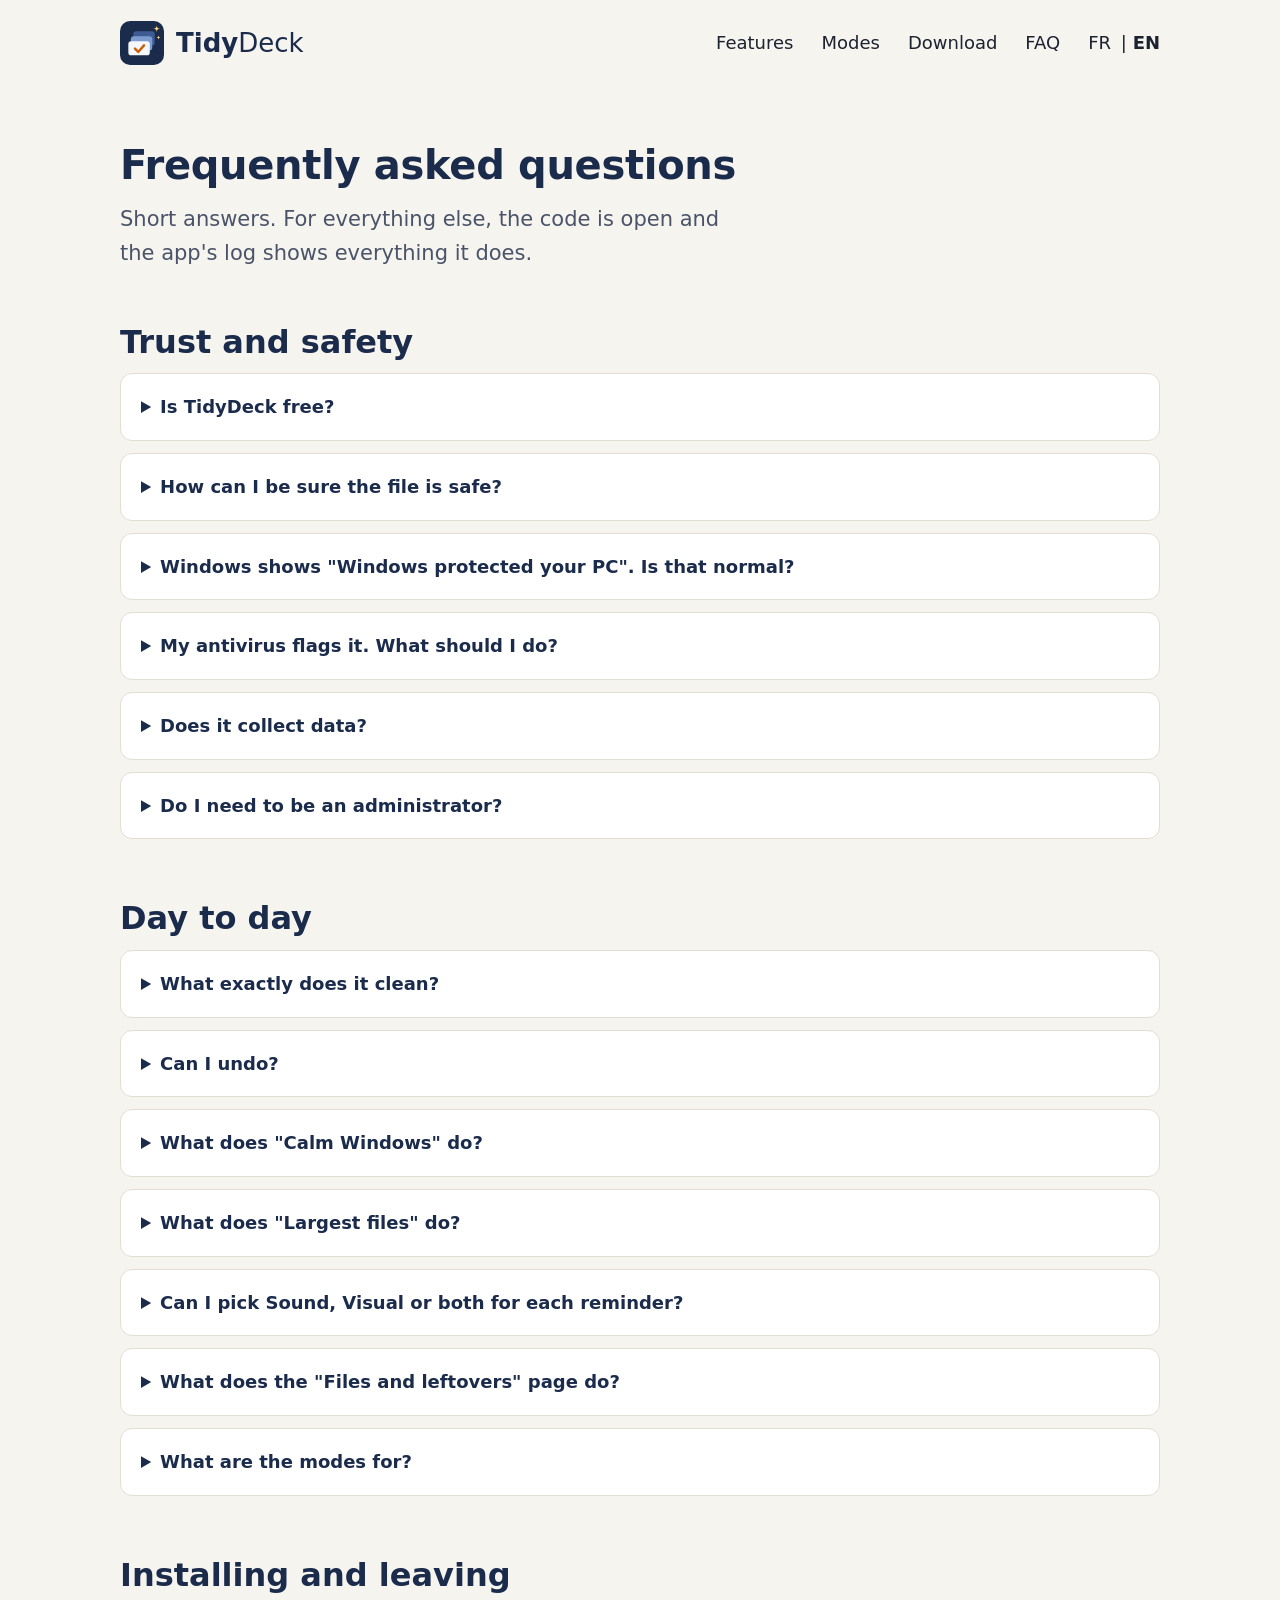
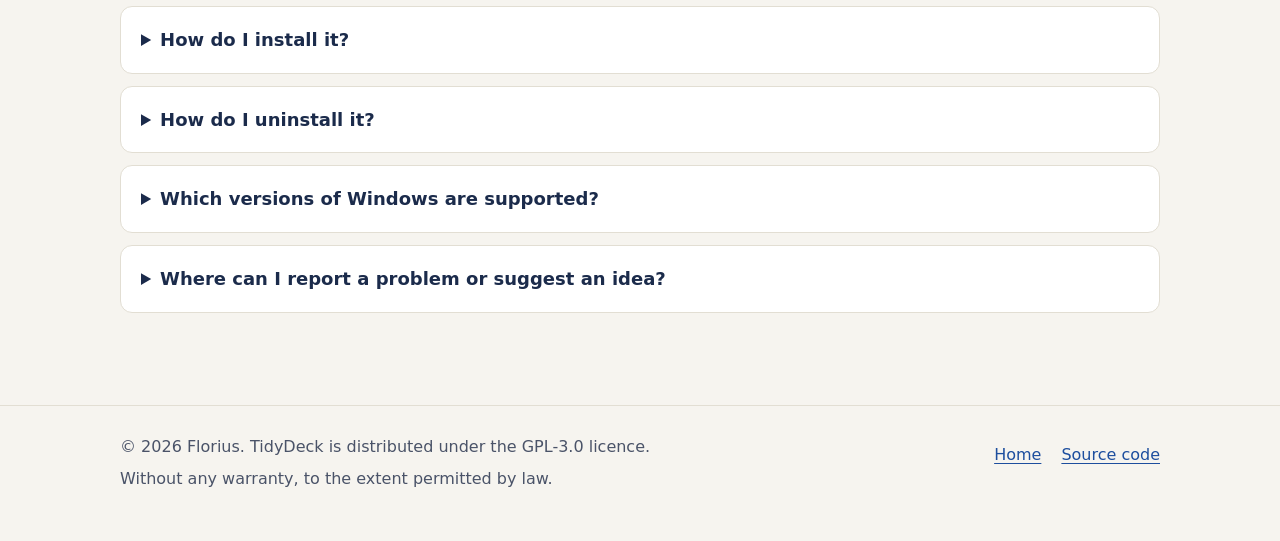
<file: faq-en.html>
<!doctype html>
<html lang="en">
<head>
<meta charset="utf-8">
<meta name="viewport" content="width=device-width, initial-scale=1">
<title>Frequently asked questions: TidyDeck</title>
<meta name="description" content="Answers about TidyDeck: safety, the Windows warning, what gets cleaned, how to undo, privacy.">
<meta name="theme-color" content="#1B2B4B">
<meta property="og:type" content="article">
<meta property="og:title" content="Frequently asked questions — TidyDeck">
<meta property="og:description" content="Short answers: safety, the Windows warning, what gets cleaned, how to undo, privacy.">
<meta property="og:image" content="https://tidydeckapp.github.io/assets/tidydeck-og-v2-en.png">
<meta property="og:url" content="https://tidydeckapp.github.io/faq-en.html">
<meta property="og:locale" content="en_US">
<meta property="og:site_name" content="TidyDeck">
<meta name="twitter:card" content="summary_large_image">
<meta name="twitter:title" content="Frequently asked questions — TidyDeck">
<meta name="twitter:description" content="Short answers: safety, the Windows warning, what gets cleaned, how to undo, privacy.">
<meta name="twitter:image" content="https://tidydeckapp.github.io/assets/tidydeck-og-v2-en.png">
<link rel="icon" type="image/svg+xml" href="assets/tidydeck-logo.svg">
<link rel="icon" type="image/png" sizes="32x32" href="assets/favicon.png">
<link rel="stylesheet" href="style.css">
</head>
<body>
<a class="saut" href="#content">Skip to content</a>

<header class="haut">
  <div class="enveloppe">
    <a class="marque" href="index-en.html" aria-label="TidyDeck, home">
      <img src="assets/tidydeck-logo.svg" alt="" width="44" height="44">
      <div><b>Tidy</b><span>Deck</span></div>
    </a>
    <nav class="menu" aria-label="Main navigation">
      <a href="index-en.html#fonctions">Features</a>
      <a href="index-en.html#modes">Modes</a>
      <a href="index-en.html#telecharger">Download</a>
      <a href="faq-en.html" aria-current="page">FAQ</a>
      <span class="lang-switch"><a href="faq.html" lang="fr">FR</a> | <strong>EN</strong></span>
    </nav>
  </div>
</header>

<main id="content">
<div class="heros" style="padding-bottom:8px">
  <div class="enveloppe">
    <h1>Frequently asked questions</h1>
    <p class="sous">Short answers. For everything else, the code is open and the app's log shows everything it does.</p>
  </div>
</div>

<section aria-labelledby="t-trust" style="padding-top:16px">
  <div class="enveloppe">
    <h2 id="t-trust">Trust and safety</h2>

    <details>
      <summary>Is TidyDeck free?</summary>
      <p>Yes, and it will stay that way. It is released under the GPL-3.0 licence: you can read the code, modify it and share it. A donation is possible, never required.</p>
    </details>

    <details>
      <summary>How can I be sure the file is safe?</summary>
      <p>Three checks that complement each other: the SHA-256 hash (it proves your file is identical to the one published), the VirusTotal scan (a snapshot at a given moment) and the open source code, which anyone can read. The links are on the <a href="index-en.html#telecharger">download page</a>.</p>
    </details>

    <details id="smartscreen">
      <summary>Windows shows "Windows protected your PC". Is that normal?</summary>
      <p>Yes, for a small piece of software that is not yet digitally signed. This protection (SmartScreen) is wary of programs it does not know yet, without saying they are dangerous. A digital signature costs money, and this project is free.</p>
      <p>If you have checked the SHA-256 hash, click "More info", then "Run anyway". If the hash does not match, do not run the file.</p>
    </details>

    <details>
      <summary>My antivirus flags it. What should I do?</summary>
      <p>This can happen with any small, recent program; it is called a false positive. Check the hash first, then look at the VirusTotal report. If an antivirus blocks it, report it on the "Report an issue" page: we will send it to the antivirus vendor for correction.</p>
    </details>

    <details>
      <summary>Does it collect data?</summary>
      <p>No. No account, no sign-up, no telemetry. Nothing leaves your PC. The only network access is the "Check for updates" button: on click, it checks the published version and offers to open the download page. Nothing is ever downloaded or installed on its own.</p>
      <p>When something breaks, TidyDeck logs the error in a small local file, <code>%LOCALAPPDATA%\TidyDeck\debug.log</code>, to understand what failed. Paths are anonymized there (your profile folder appears as <code>%USERPROFILE%</code>) and this file never leaves your PC.</p>
    </details>

    <details>
      <summary>Do I need to be an administrator?</summary>
      <p>No, not to start. Windows only asks for administrator rights if you use a feature that truly needs them (some services, the restore point), and it is Windows itself that asks you.</p>
    </details>
  </div>
</section>

<section aria-labelledby="t-usage" style="padding-top:8px">
  <div class="enveloppe">
    <h2 id="t-usage">Day to day</h2>

    <details>
      <summary>What exactly does it clean?</summary>
      <p>Temporary files and caches. Each line tells you what it is, where it is and the risk level, with a button to open the location. There is no registry cleaner.</p>
    </details>

    <details>
      <summary>Can I undo?</summary>
      <p>Yes, except for one thing. Cleaned files are moved to quarantine for 7 days by default and you can restore them from the "Logs" page. Startup programs are disabled, not deleted. <strong>The only exception is emptying the Recycle Bin: it is immediate and permanent.</strong></p>
    </details>

    <details>
      <summary>What does "Calm Windows" do?</summary>
      <p>It reduces suggestions, recommended apps and "Discover Windows" style messages, by changing your user settings only. Every setting can be undone: uncheck it and confirm.</p>
    </details>

    <details>
      <summary>What does "Largest files" do?</summary>
      <p>The list of the largest files and folders, in read-only mode. TidyDeck looks and shows you; it deletes nothing at this stage.</p>
    </details>

    <details>
      <summary>Can I pick Sound, Visual or both for each reminder?</summary>
      <p>Yes. Every reminder has its own Sound and Visual checkboxes: keep the sound for one reminder and the on-screen notification for another, or both, or neither. The "Apply to all reminders" button copies your choice to every reminder. In Serenity mode only Sound is shown to keep things simple; your saved Visual choice is not erased and comes back when you switch to Advanced mode.</p>
    </details>

    <details>
      <summary>What does the "Files and leftovers" page do?</summary>
      <p>It shows you what uninstalled programs left behind, read-only. For now TidyDeck deletes nothing there: it looks, explains, and opens the location for you. System folders and important data are protected and never suggested.</p>
    </details>

    <details>
      <summary>What are the modes for?</summary>
      <p>Serenity simplifies the interface and the wording. Advanced shows everything and adds options. Colorblind never uses color alone to show a state. Discreet hides your username, the PC name and personal paths on screen, handy when streaming.</p>
    </details>
  </div>
</section>

<section aria-labelledby="t-end" style="padding-top:8px">
  <div class="enveloppe">
    <h2 id="t-end">Installing and leaving</h2>

    <details>
      <summary>How do I install it?</summary>
      <p>There is nothing to install: unzip the folder anywhere and run <code>TidyDeck.exe</code>. If you prefer a proper installer, one also exists in the project files.</p>
    </details>

    <details>
      <summary>How do I uninstall it?</summary>
      <p>Close TidyDeck (taskbar icon, then Quit) and delete its folder. To erase everything, also delete <code>%LOCALAPPDATA%\TidyDeck</code>.</p>
      <p><strong>Before deleting:</strong> anything still in quarantine disappears with the folder, so recover what you want to keep. The "Calm Windows" settings already applied stay applied: uncheck them first if you want to go back. If you turned on "start with Windows", untick it in Settings before deleting the folder. If you used Discreet mode and agreed to turn off Windows notifications, switch to another mode before uninstalling: TidyDeck then puts them back as they were.</p>
    </details>

    <details>
      <summary>Which versions of Windows are supported?</summary>
      <p>Windows 10 and Windows 11.</p>
    </details>

    <details>
      <summary>Where can I report a problem or suggest an idea?</summary>
      <p>On the <a href="https://github.com/TidyDeckApp/TidyDeckApp/issues">project's issues page</a>. Describe what you did, what you expected and what happened. A screenshot helps a lot.</p>
    </details>
  </div>
</section>
</main>

<footer class="bas">
  <div class="enveloppe">
    <div>
      <p style="margin:0">© 2026 Florius. TidyDeck is distributed under the GPL-3.0 licence.</p>
      <p style="margin:6px 0 0">Without any warranty, to the extent permitted by law.</p>
    </div>
    <ul aria-label="Useful links">
      <li><a href="index-en.html">Home</a></li>
      <li><a href="https://github.com/TidyDeckApp/TidyDeckApp">Source code</a></li>
    </ul>
  </div>
</footer>
</body>
</html>
</file>
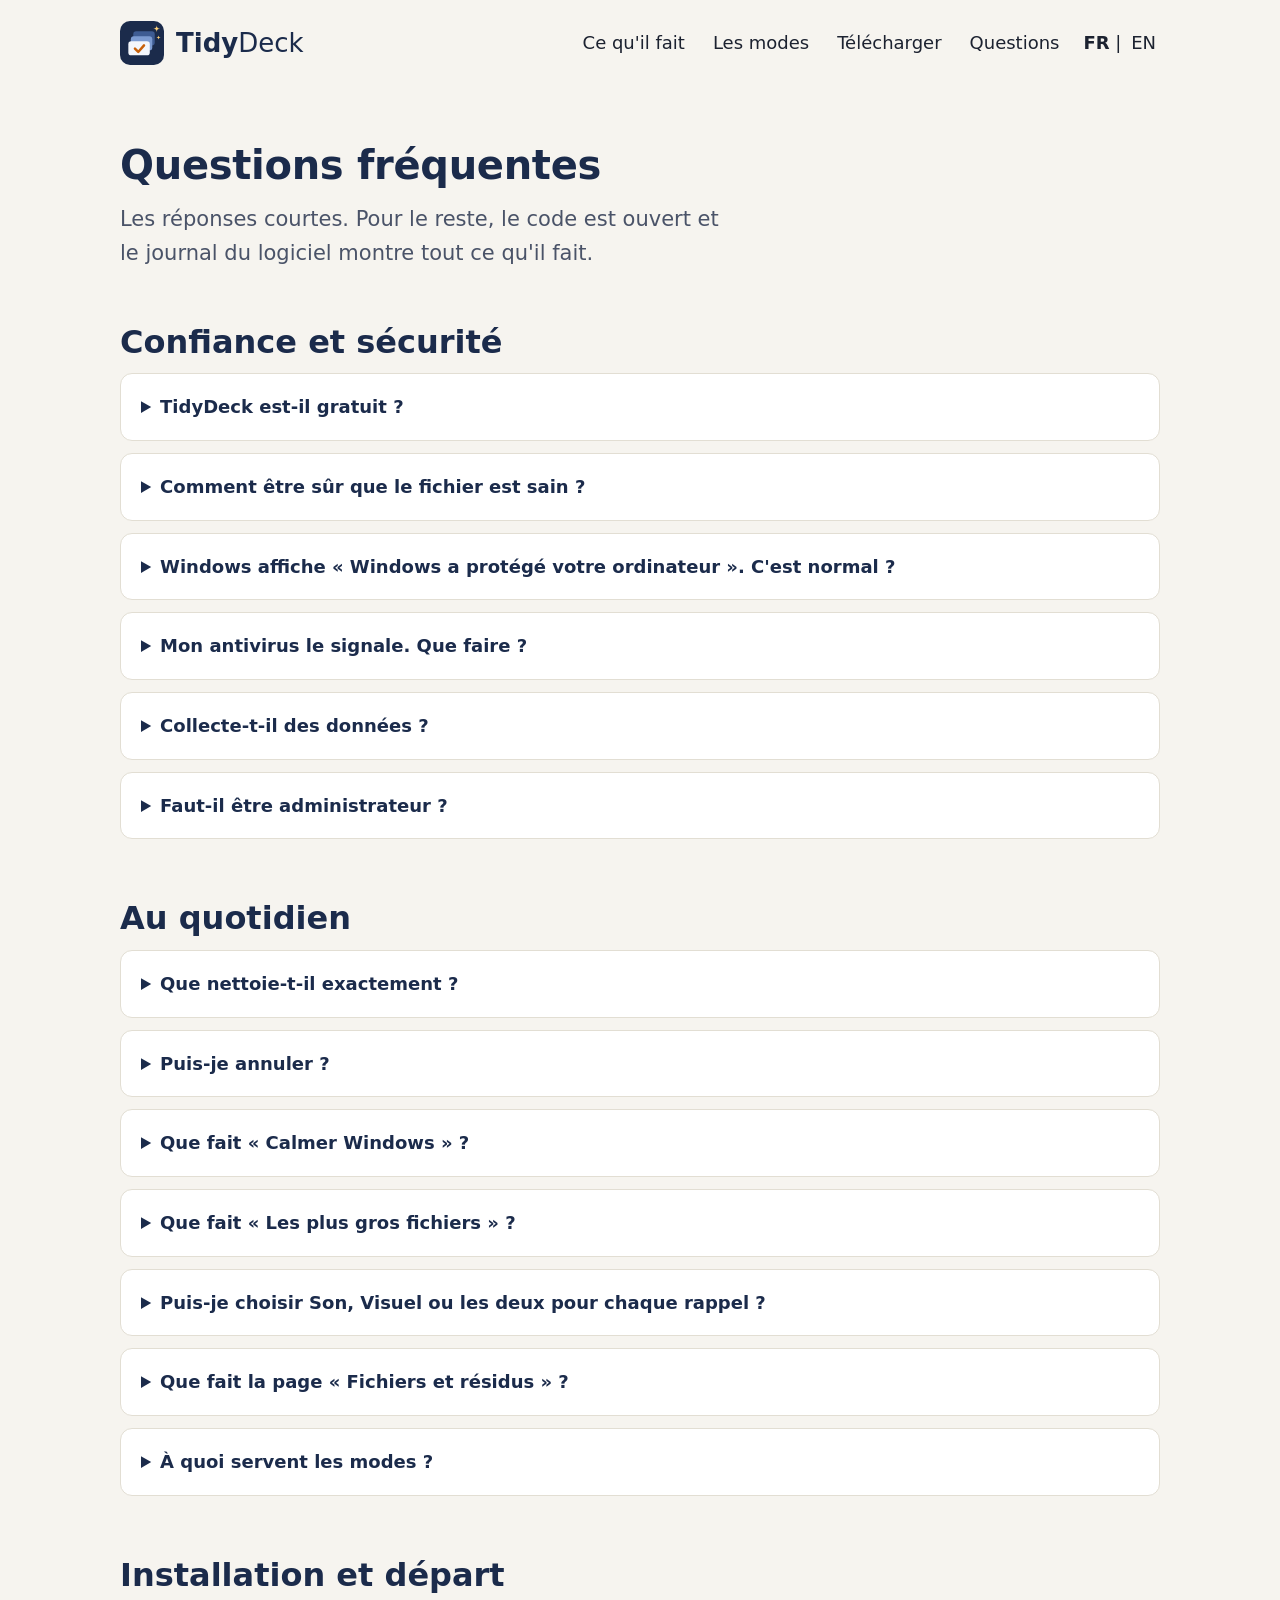
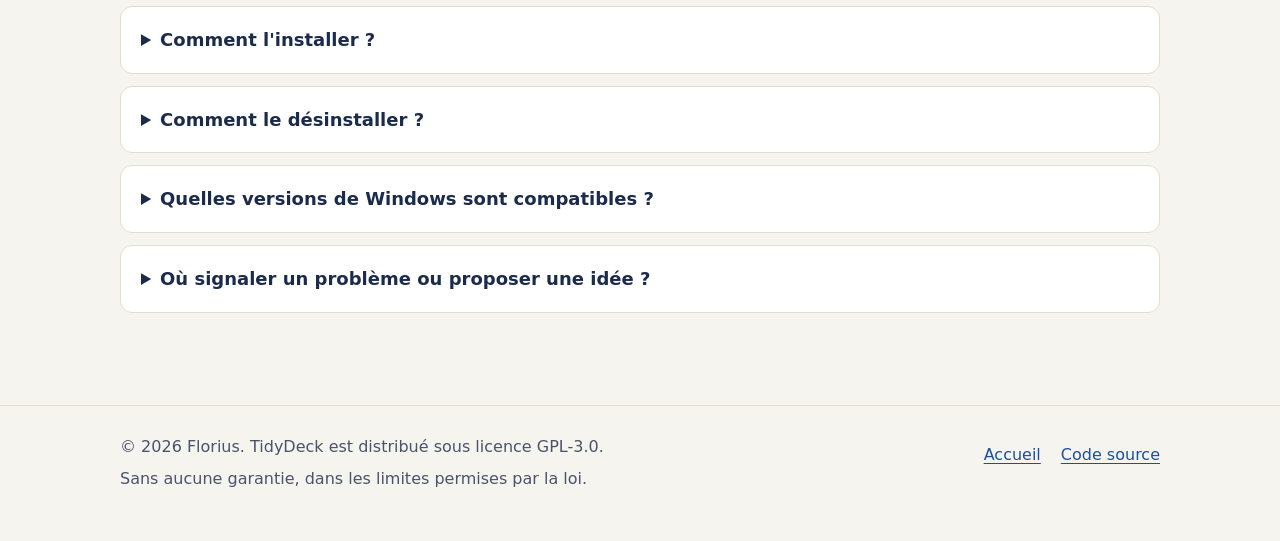
<file: faq.html>
<!doctype html>
<html lang="fr">
<head>
<meta charset="utf-8">
<meta name="viewport" content="width=device-width, initial-scale=1">
<title>Questions fréquentes : TidyDeck</title>
<meta name="description" content="Réponses aux questions sur TidyDeck : sécurité, avertissement Windows, ce qui est nettoyé, comment annuler, vie privée.">
<meta name="theme-color" content="#1B2B4B">
<meta property="og:type" content="article">
<meta property="og:title" content="Questions fréquentes — TidyDeck">
<meta property="og:description" content="Réponses courtes : sécurité, avertissement Windows, ce qui est nettoyé, comment annuler, vie privée.">
<meta property="og:image" content="https://tidydeckapp.github.io/assets/tidydeck-og-v2.png">
<meta property="og:url" content="https://tidydeckapp.github.io/faq.html">
<meta property="og:locale" content="fr_FR">
<meta property="og:site_name" content="TidyDeck">
<meta name="twitter:card" content="summary_large_image">
<meta name="twitter:title" content="Questions fréquentes — TidyDeck">
<meta name="twitter:description" content="Réponses courtes : sécurité, avertissement Windows, ce qui est nettoyé, comment annuler, vie privée.">
<meta name="twitter:image" content="https://tidydeckapp.github.io/assets/tidydeck-og-v2.png">
<link rel="icon" type="image/svg+xml" href="assets/tidydeck-logo.svg">
<link rel="icon" type="image/png" sizes="32x32" href="assets/favicon.png">
<link rel="stylesheet" href="style.css">
</head>
<body>
<a class="saut" href="#contenu">Aller au contenu</a>

<header class="haut">
  <div class="enveloppe">
    <a class="marque" href="index.html" aria-label="TidyDeck, accueil">
      <img src="assets/tidydeck-logo.svg" alt="" width="44" height="44">
      <div><b>Tidy</b><span>Deck</span></div>
    </a>
    <nav class="menu" aria-label="Navigation principale">
      <a href="index.html#fonctions">Ce qu'il fait</a>
      <a href="index.html#modes">Les modes</a>
      <a href="index.html#telecharger">Télécharger</a>
      <a href="faq.html" aria-current="page">Questions</a>
      <span class="lang-switch"><strong>FR</strong> | <a href="faq-en.html" lang="en">EN</a></span>
    </nav>
  </div>
</header>

<main id="contenu">
<div class="heros" style="padding-bottom:8px">
  <div class="enveloppe">
    <h1>Questions fréquentes</h1>
    <p class="sous">Les réponses courtes. Pour le reste, le code est ouvert et le journal du logiciel montre tout ce qu'il fait.</p>
  </div>
</div>

<section aria-labelledby="t-confiance" style="padding-top:16px">
  <div class="enveloppe">
    <h2 id="t-confiance">Confiance et sécurité</h2>

    <details>
      <summary>TidyDeck est-il gratuit ?</summary>
      <p>Oui, et il le restera. Il est publié sous licence GPL-3.0 : tu peux lire le code, le modifier et le partager. Un don est possible, jamais nécessaire.</p>
    </details>

    <details>
      <summary>Comment être sûr que le fichier est sain ?</summary>
      <p>Trois vérifications, qui se complètent : l'empreinte SHA-256 (elle prouve que ton fichier est identique à celui publié), l'analyse VirusTotal (une photo à un instant donné) et le code source ouvert, que n'importe qui peut lire. Les liens sont sur la <a href="index.html#telecharger">page de téléchargement</a>.</p>
    </details>

    <details id="smartscreen">
      <summary>Windows affiche « Windows a protégé votre ordinateur ». C'est normal ?</summary>
      <p>Oui, pour un petit logiciel pas encore signé numériquement. Cette protection (SmartScreen) se méfie des programmes qu'elle ne connaît pas encore, sans dire qu'ils sont dangereux. La signature numérique est payante et le projet est gratuit.</p>
      <p>Si tu as vérifié l'empreinte SHA-256, clique sur « Informations complémentaires », puis « Exécuter quand même ». Si l'empreinte ne correspond pas, n'exécute pas le fichier.</p>
    </details>

    <details>
      <summary>Mon antivirus le signale. Que faire ?</summary>
      <p>Ça peut arriver avec n'importe quel petit programme récent, on appelle ça un faux positif. Vérifie d'abord l'empreinte, puis regarde le rapport VirusTotal. Si un antivirus le bloque, signale-le-nous sur la page « Signaler un problème » : nous l'enverrons à l'éditeur de l'antivirus pour correction.</p>
    </details>

    <details>
      <summary>Collecte-t-il des données ?</summary>
      <p>Non. Aucun compte, aucune inscription, aucune télémétrie. Rien ne quitte ton PC. Le seul accès au réseau est le bouton « Mises à jour » : sur clic, il vérifie la version publiée et te propose d'ouvrir la page de téléchargement. Rien n'est téléchargé ni installé tout seul.</p>
      <p>En cas de panne, TidyDeck note l'erreur dans un petit fichier local, <code>%LOCALAPPDATA%\TidyDeck\debug.log</code>, pour comprendre ce qui a cassé. Les chemins y sont anonymisés (ton dossier personnel apparaît comme <code>%USERPROFILE%</code>) et ce fichier ne quitte jamais ton PC.</p>
    </details>

    <details>
      <summary>Faut-il être administrateur ?</summary>
      <p>Non, pas pour démarrer. Windows ne te demande les droits administrateur que si tu utilises une fonction qui les exige vraiment (certains services, le point de restauration), et c'est Windows lui-même qui te le demande.</p>
    </details>
  </div>
</section>

<section aria-labelledby="t-usage" style="padding-top:8px">
  <div class="enveloppe">
    <h2 id="t-usage">Au quotidien</h2>

    <details>
      <summary>Que nettoie-t-il exactement ?</summary>
      <p>Les fichiers temporaires et les caches. Chaque ligne indique ce que c'est, où ça se trouve et le niveau de risque, avec un bouton pour ouvrir l'emplacement. Il n'y a pas de nettoyeur de registre.</p>
    </details>

    <details>
      <summary>Puis-je annuler ?</summary>
      <p>Oui, sauf pour une chose. Les fichiers nettoyés sont déplacés en quarantaine pendant 7 jours par défaut et tu peux les restaurer depuis la page « Journaux ». Les programmes de démarrage sont désactivés, pas supprimés. <strong>La seule exception est de vider la Corbeille : c'est immédiat et définitif.</strong></p>
    </details>

    <details>
      <summary>Que fait « Calmer Windows » ?</summary>
      <p>Il réduit les suggestions, les applications recommandées et les messages du type « Découvrez Windows », en modifiant tes réglages utilisateur uniquement. Chaque réglage s'annule : décoche-le et valide.</p>
    </details>

    <details>
      <summary>Que fait « Les plus gros fichiers » ?</summary>
      <p>La liste des plus gros fichiers et dossiers, en lecture seule. TidyDeck regarde et te montre ; il ne supprime rien à cette étape.</p>
    </details>

    <details>
      <summary>Puis-je choisir Son, Visuel ou les deux pour chaque rappel ?</summary>
      <p>Oui. Chaque rappel a ses propres cases Son et Visuel : tu peux garder le son pour un rappel et la notification à l'écran pour un autre, ou les deux, ou aucun des deux. Le bouton « Appliquer à tous les rappels » copie ton choix sur tous les rappels. En mode Sérénité, seul le Son est affiché pour simplifier ; ton choix Visuel enregistré n'est pas effacé et revient si tu repasses en mode Avancé.</p>
    </details>

    <details>
      <summary>Que fait la page « Fichiers et résidus » ?</summary>
      <p>Elle te montre les restes laissés par des programmes désinstallés, en lecture seule. Pour l'instant TidyDeck ne supprime rien à cet endroit : il regarde, t'explique et t'ouvre l'emplacement. Les dossiers système et les données importantes sont protégés et ne sont jamais proposés.</p>
    </details>

    <details>
      <summary>À quoi servent les modes ?</summary>
      <p>Sérénité simplifie l'interface et les phrases. Avancé montre tout et ajoute des options. Daltonien n'utilise jamais la couleur seule pour dire un état. Discret masque ton nom d'utilisateur, le nom du PC et les chemins personnels à l'écran, utile en live.</p>
    </details>
  </div>
</section>

<section aria-labelledby="t-fin" style="padding-top:8px">
  <div class="enveloppe">
    <h2 id="t-fin">Installation et départ</h2>

    <details>
      <summary>Comment l'installer ?</summary>
      <p>Il n'y a rien à installer : décompresse le dossier où tu veux et lance <code>TidyDeck.exe</code>. Si tu préfères un vrai programme d'installation, il existe aussi dans les fichiers du projet.</p>
    </details>

    <details>
      <summary>Comment le désinstaller ?</summary>
      <p>Ferme TidyDeck (icône dans la barre des tâches, puis Quitter) et supprime son dossier. Pour tout effacer, supprime aussi <code>%LOCALAPPDATA%\TidyDeck</code>.</p>
      <p><strong>Avant de supprimer :</strong> ce qui est encore en quarantaine disparaît avec le dossier, donc récupère ce que tu veux garder. Les réglages « Calmer Windows » déjà appliqués restent appliqués : décoche-les avant si tu veux revenir en arrière. Si tu as activé le lancement avec Windows, décoche-le dans les Réglages avant de supprimer le dossier. Si tu as utilisé le Mode Discret et accepté de couper les notifications Windows, repasse dans un autre mode avant de désinstaller : TidyDeck les remet alors comme avant.</p>
    </details>

    <details>
      <summary>Quelles versions de Windows sont compatibles ?</summary>
      <p>Windows 10 et Windows 11.</p>
    </details>

    <details>
      <summary>Où signaler un problème ou proposer une idée ?</summary>
      <p>Sur la <a href="https://github.com/TidyDeckApp/TidyDeckApp/issues">page des signalements du projet</a>. Décris ce que tu as fait, ce que tu attendais et ce qui s'est passé. Une capture d'écran aide beaucoup.</p>
    </details>
  </div>
</section>
</main>

<footer class="bas">
  <div class="enveloppe">
    <div>
      <p style="margin:0">© 2026 Florius. TidyDeck est distribué sous licence GPL-3.0.</p>
      <p style="margin:6px 0 0">Sans aucune garantie, dans les limites permises par la loi.</p>
    </div>
    <ul aria-label="Liens utiles">
      <li><a href="index.html">Accueil</a></li>
      <li><a href="https://github.com/TidyDeckApp/TidyDeckApp">Code source</a></li>
    </ul>
  </div>
</footer>
</body>
</html>
</file>
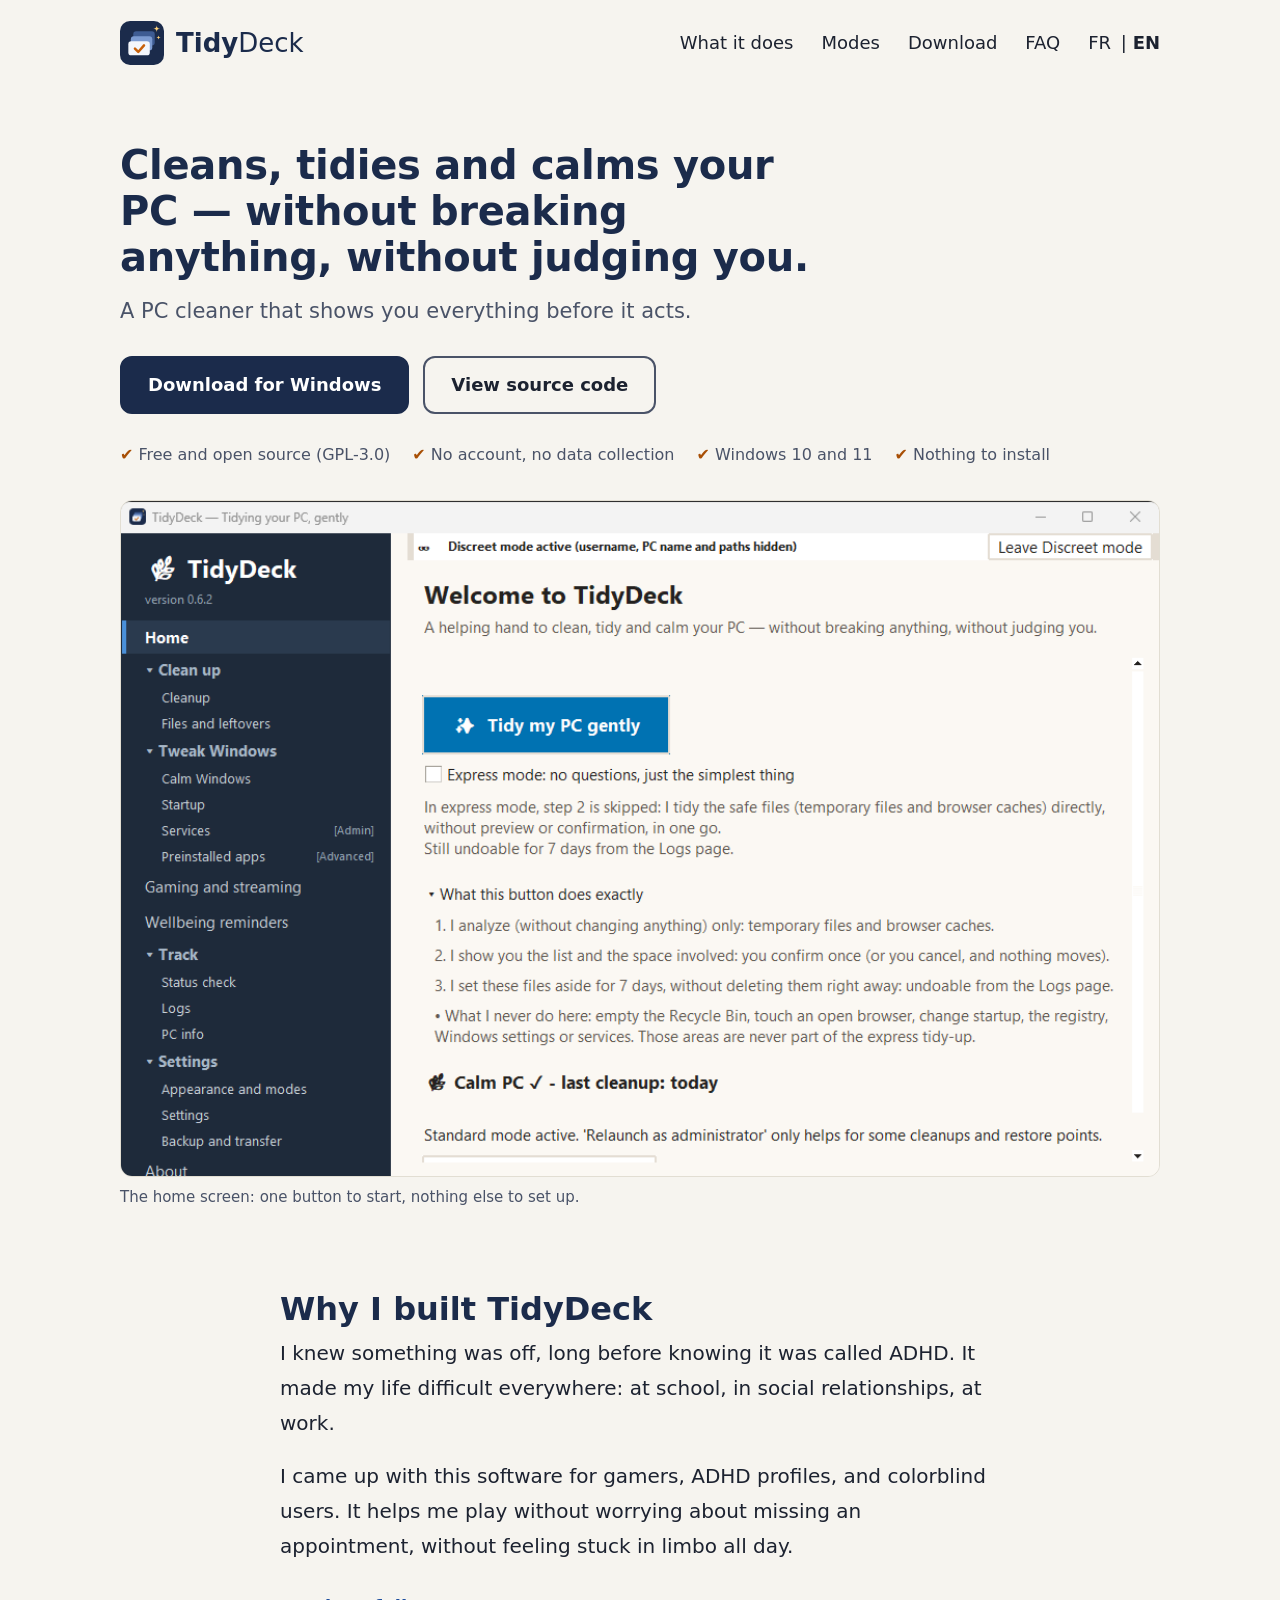
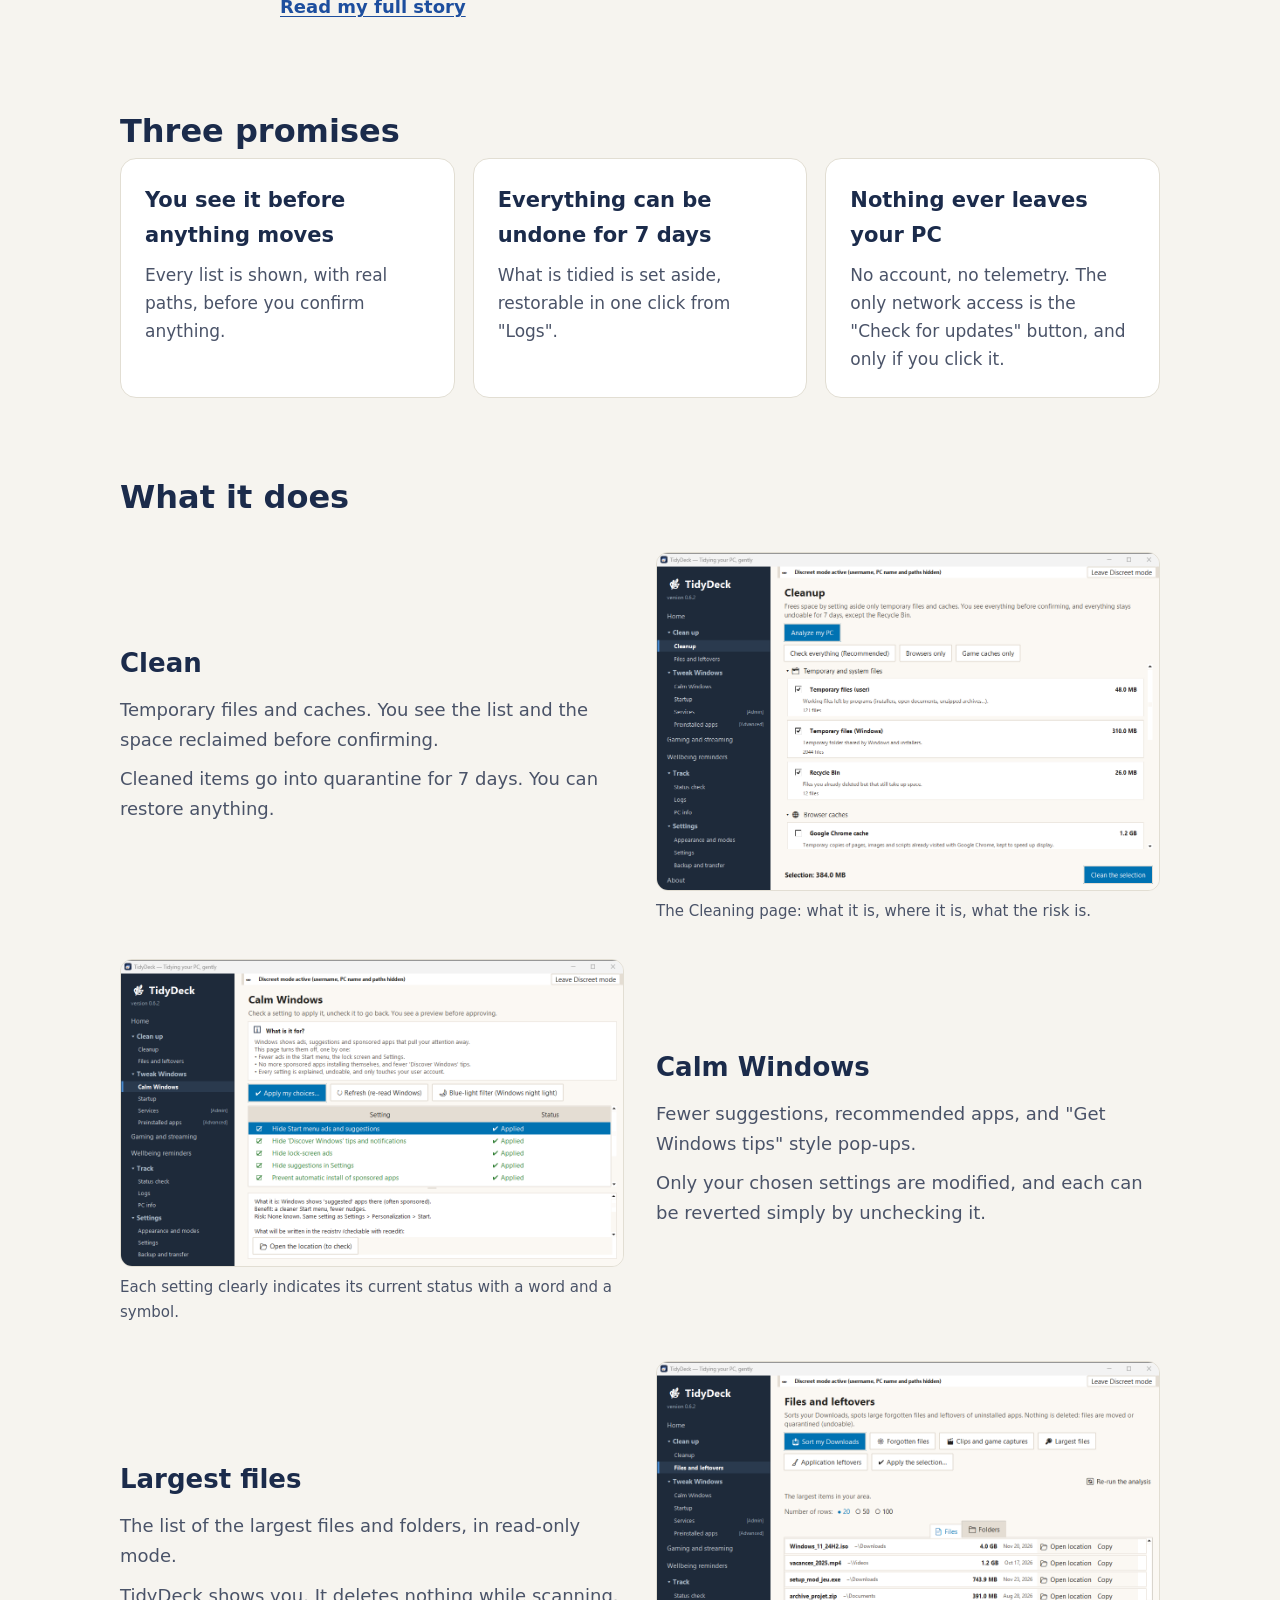
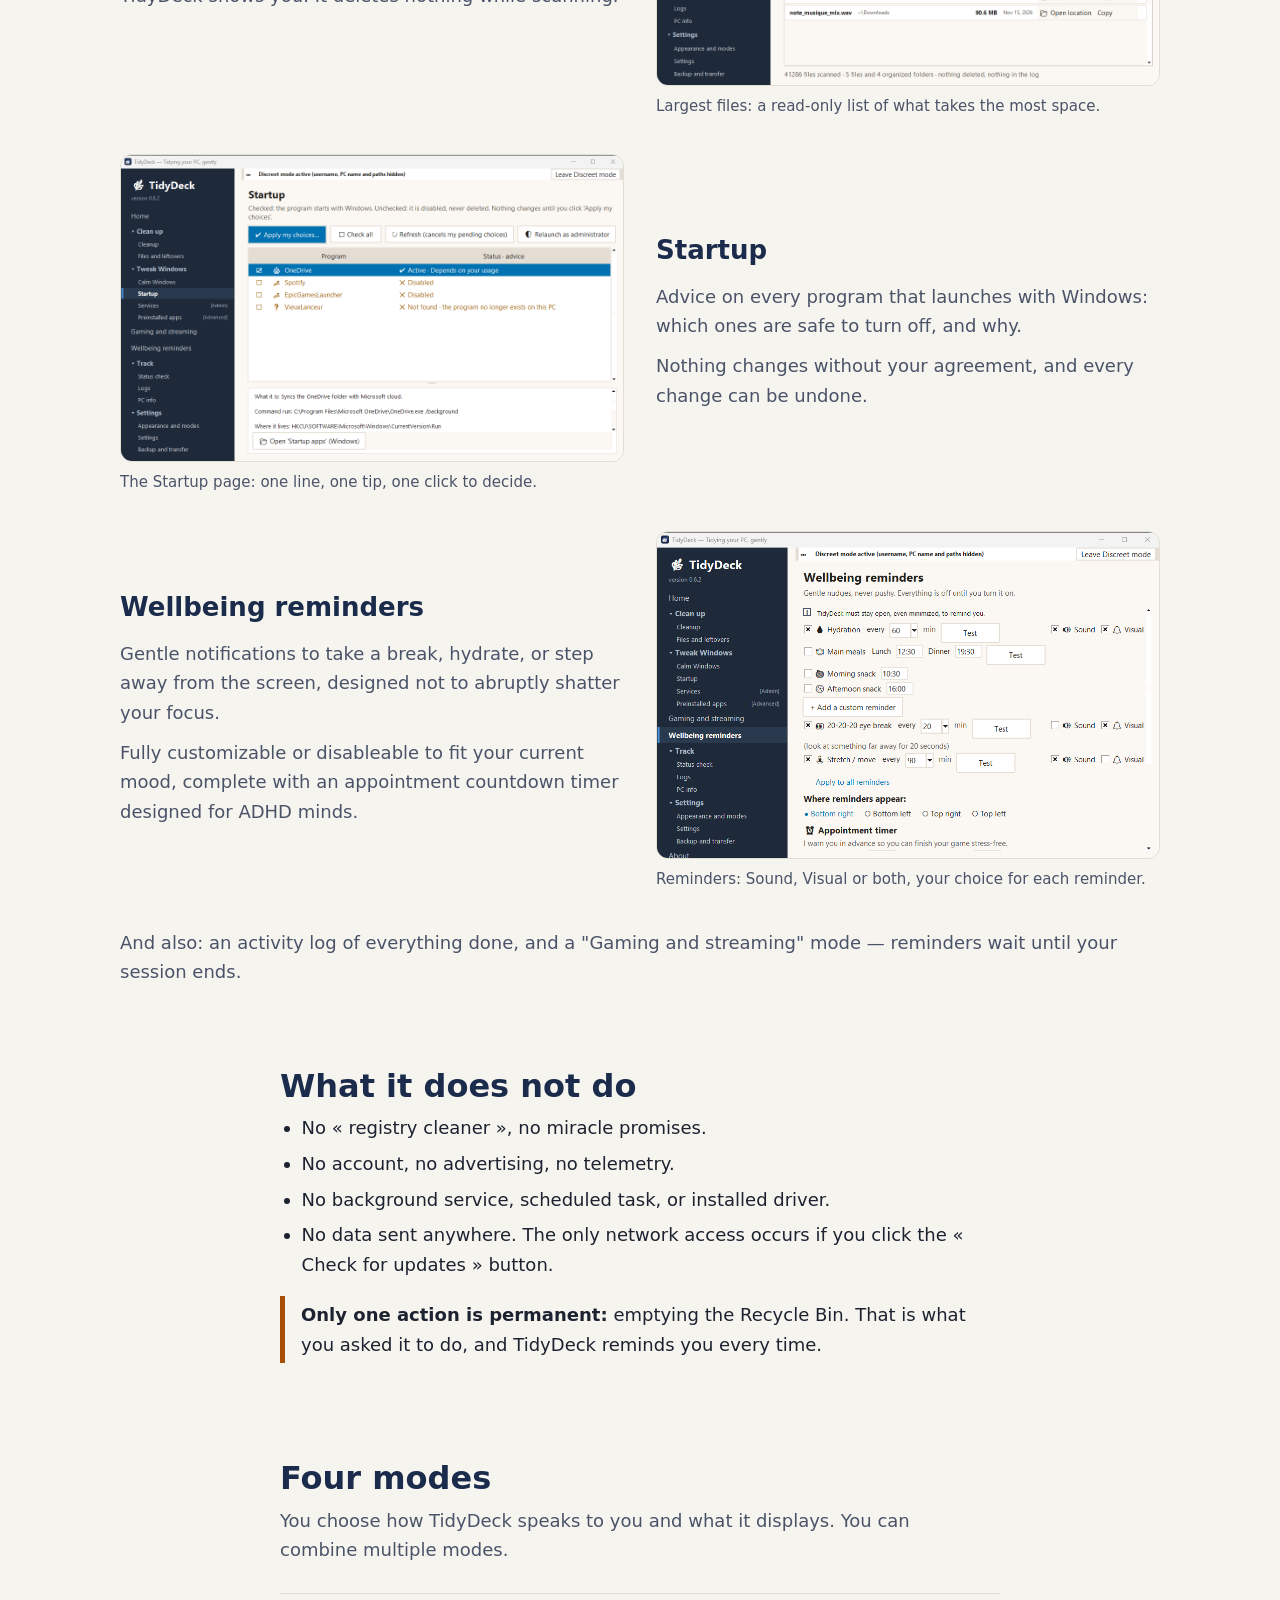
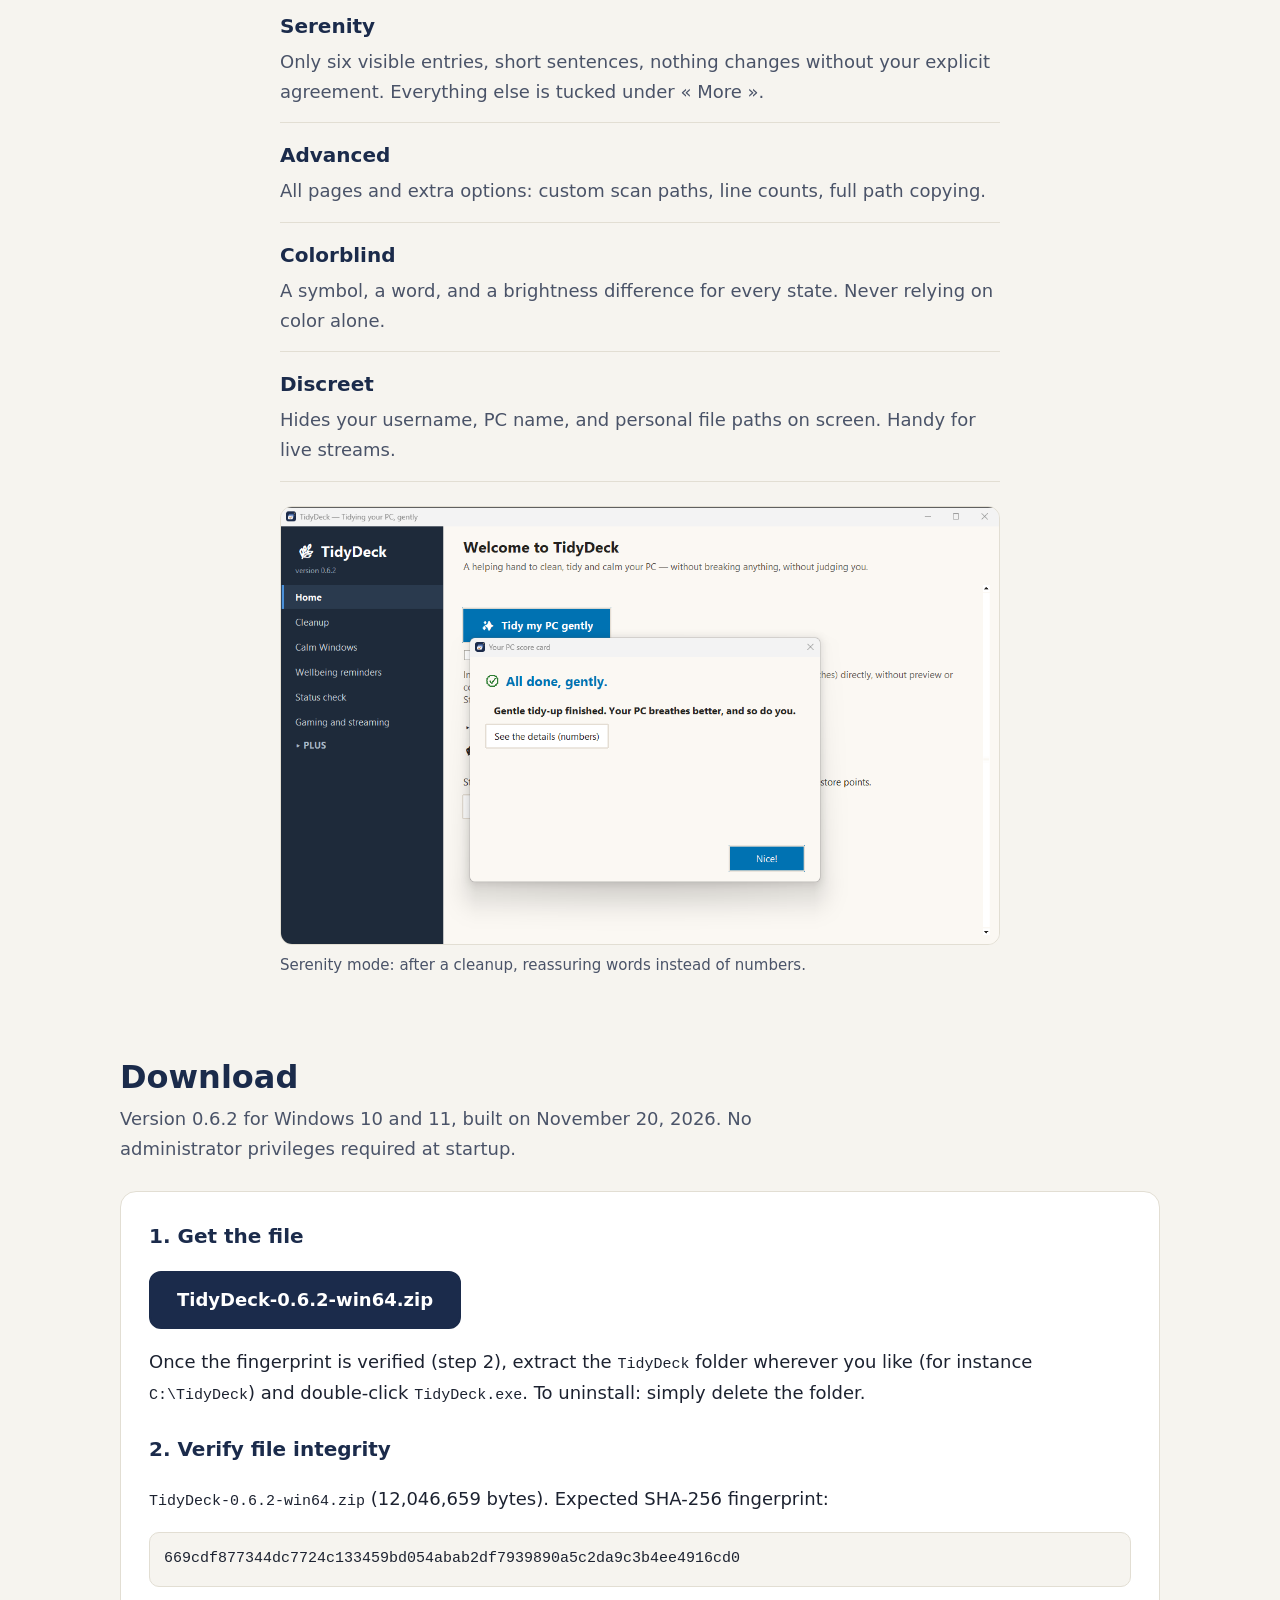
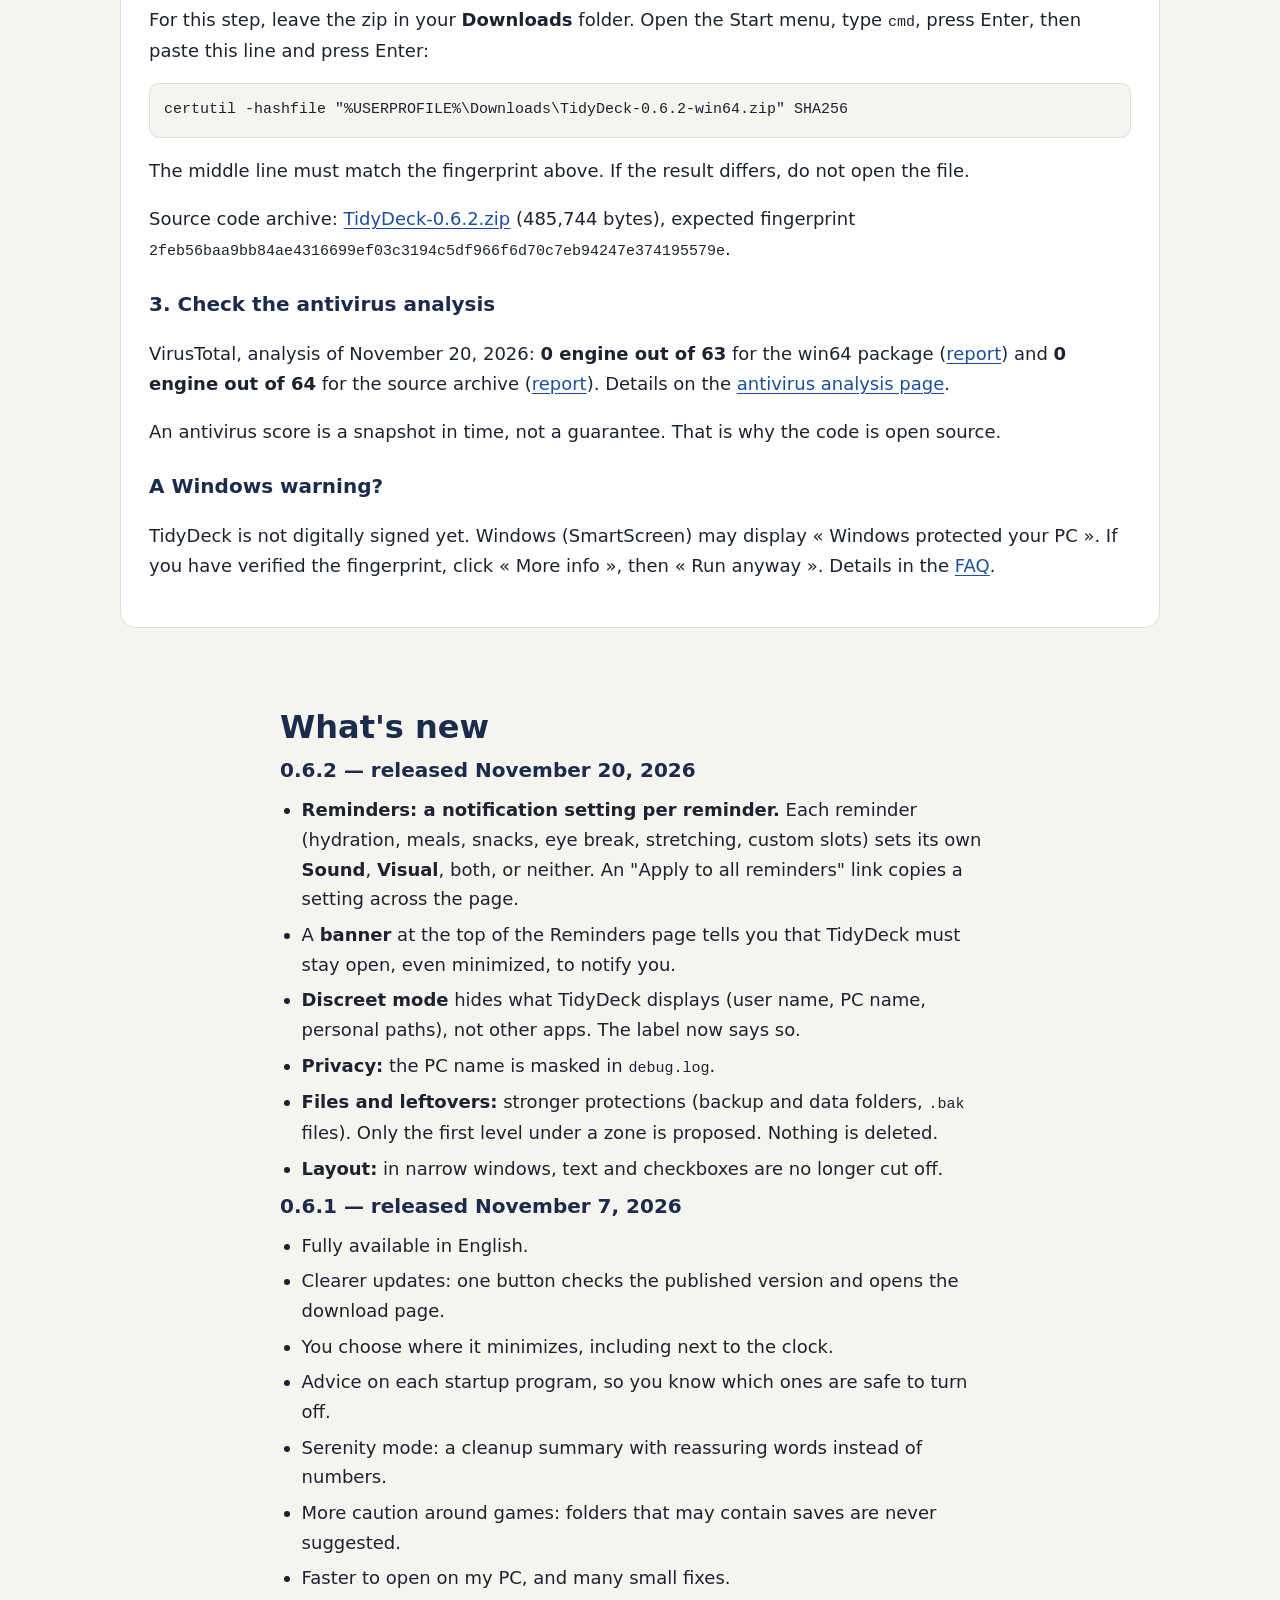
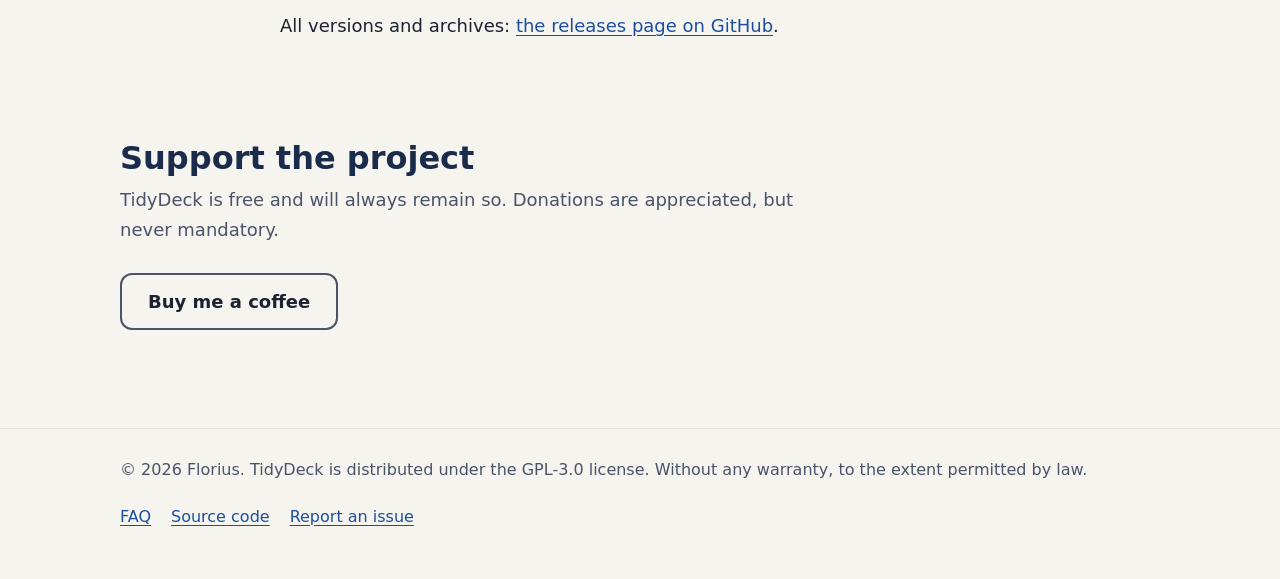
<file: index-en.html>
<!doctype html>
<html lang="en">
<head>
<meta charset="utf-8">
<meta name="viewport" content="width=device-width, initial-scale=1">
<title>TidyDeck: cleans, tidies and calms your PC, without breaking anything</title>
<meta name="description" content="TidyDeck cleans temporary files and calms Windows ads and notifications. Free, open source, no account or data collection. Designed for ADHD profiles, gamers, and colorblind users.">
<meta name="theme-color" content="#1B2B4B">
<meta property="og:type" content="website">
<meta property="og:title" content="TidyDeck: clean, tidy and calm your PC">
<meta property="og:description" content="Free and open source, no account, no data collection. It shows you everything before it acts, without breaking anything, without judging you. Windows 10 and 11.">
<meta property="og:image" content="https://tidydeckapp.github.io/assets/tidydeck-og-v2-en.png">
<meta property="og:url" content="https://tidydeckapp.github.io/index-en.html">
<meta property="og:locale" content="en_US">
<meta property="og:site_name" content="TidyDeck">
<meta name="twitter:card" content="summary_large_image">
<meta name="twitter:title" content="TidyDeck: clean, tidy and calm your PC">
<meta name="twitter:description" content="Free and open source, no account, no data collection. It shows you everything before it acts, without breaking anything, without judging you. Windows 10 and 11.">
<meta name="twitter:image" content="https://tidydeckapp.github.io/assets/tidydeck-og-v2-en.png">
<link rel="icon" type="image/svg+xml" href="assets/tidydeck-logo.svg">
<link rel="icon" type="image/png" sizes="32x32" href="assets/favicon.png">
<link rel="stylesheet" href="style.css">
</head>
<body>
<a class="saut" href="#contenu">Skip to content</a>

<header class="haut">
  <div class="enveloppe">
    <a class="marque" href="index-en.html" aria-label="TidyDeck, home">
      <img src="assets/tidydeck-logo.svg" alt="" width="44" height="44">
      <div><b>Tidy</b><span>Deck</span></div>
    </a>
    <nav class="menu" aria-label="Main navigation">
      <a href="#fonctions">What it does</a>
      <a href="#modes">Modes</a>
      <a href="#telecharger">Download</a>
      <a href="faq-en.html">FAQ</a>
      <span class="lang-switch"><a href="index.html" lang="fr">FR</a> | <strong>EN</strong></span>
    </nav>
  </div>
</header>

<main id="contenu">

<div class="heros">
  <div class="enveloppe">
    <h1>Cleans, tidies and calms your PC — without breaking anything, without judging you.</h1>
    <p class="sous">A PC cleaner that shows you everything before it acts.</p>
    <div class="actions">
      <a class="bouton" href="#telecharger">Download for Windows</a>
      <a class="bouton second" href="https://github.com/TidyDeckApp/TidyDeckApp">View source code</a>
    </div>
    <ul class="puces" aria-label="The essentials">
      <li>Free and open source (GPL-3.0)</li>
      <li>No account, no data collection</li>
      <li>Windows 10 and 11</li>
      <li>Nothing to install</li>
    </ul>
    <figure class="capture" style="margin-top:32px">
      <a href="assets/captures/en/accueil.png" title="Enlarge the screenshot"><img src="assets/captures/en/accueil.png" alt="TidyDeck home page: the 'Tidy my PC gently' button at the center, the three promises below" width="1000" height="650"></a>
      <figcaption>The home screen: one button to start, nothing else to set up.</figcaption>
    </figure>
  </div>
</div>

<section aria-labelledby="t-pourquoi">
  <div class="enveloppe texte-etroit histoire">
    <h2 id="t-pourquoi">Why I built TidyDeck</h2>
    <div class="court">
      <p>I knew something was off, long before knowing it was called ADHD. It made my life difficult everywhere: at school, in social relationships, at work.</p>
      <p>I came up with this software for gamers, ADHD profiles, and colorblind users. It helps me play without worrying about missing an appointment, without feeling stuck in limbo all day.</p>
    </div>
    <details id="histoire">
      <summary><span class="ouvrir">Read my full story</span><span class="fermer">Collapse</span></summary>
      <div class="complet">
        <p>I knew something was off, long before knowing it was called ADHD.</p>
        <p>It made my life difficult everywhere: at school, in social relationships, at work. A simple rustling of paper, a cough, someone sniffing in class…</p>
        <p>It was impossible for me to concentrate, even slightly. I remember the immense struggle it took just to start simple homework.</p>
        <p>Every day, I felt frustrated watching my classmates write, focus, and pull answers straight from their minds.</p>
        <p>Hundreds and hundreds of thousands of thoughts racing every day, with no way to condense, stop, or quiet them.</p>
        <p>I built this software for gamers, ADHD profiles, and colorblind users (featuring wellbeing reminders). It helps me game without anxiety about missing appointments thanks to gentle alerts, freeing me from being stuck in anxious standby mode.</p>
        <p><button type="button" class="reduire" onclick="var d=document.getElementById('histoire');d.open=false;document.getElementById('t-pourquoi').scrollIntoView();">Collapse</button></p>
      </div>
    </details>
  </div>
</section>

<section aria-labelledby="t-piliers">
  <div class="enveloppe">
    <h2 id="t-piliers">Three promises</h2>
    <div class="grille">
      <div class="carte">
        <h3>You see it before anything moves</h3>
        <p>Every list is shown, with real paths, before you confirm anything.</p>
      </div>
      <div class="carte">
        <h3>Everything can be undone for 7 days</h3>
        <p>What is tidied is set aside, restorable in one click from "Logs".</p>
      </div>
      <div class="carte">
        <h3>Nothing ever leaves your PC</h3>
        <p>No account, no telemetry. The only network access is the "Check for updates" button, and only if you click it.</p>
      </div>
    </div>
  </div>
</section>

<section id="fonctions" aria-labelledby="t-fonctions">
  <div class="enveloppe">
    <h2 id="t-fonctions">What it does</h2>

    <div class="bloc">
      <div class="bloc-texte">
        <h3>Clean</h3>
        <p>Temporary files and caches. You see the list and the space reclaimed before confirming.</p>
        <p>Cleaned items go into quarantine for 7 days. You can restore anything.</p>
      </div>
      <figure class="capture">
        <a href="assets/captures/en/nettoyage.png" title="Enlarge the screenshot"><img src="assets/captures/en/nettoyage.png" alt="The TidyDeck Cleaning page" width="1150" height="771" loading="lazy"></a>
        <figcaption>The Cleaning page: what it is, where it is, what the risk is.</figcaption>
      </figure>
    </div>

    <div class="bloc inverse">
      <div class="bloc-texte">
        <h3>Calm Windows</h3>
        <p>Fewer suggestions, recommended apps, and "Get Windows tips" style pop-ups.</p>
        <p>Only your chosen settings are modified, and each can be reverted simply by unchecking it.</p>
      </div>
      <figure class="capture">
        <a href="assets/captures/en/calmer-windows.png" title="Enlarge the screenshot"><img src="assets/captures/en/calmer-windows.png" alt="The Calm Windows page" width="1150" height="700" loading="lazy"></a>
        <figcaption>Each setting clearly indicates its current status with a word and a symbol.</figcaption>
      </figure>
    </div>

    <div class="bloc">
      <div class="bloc-texte">
        <h3>Largest files</h3>
        <p>The list of the largest files and folders, in read-only mode.</p>
        <p>TidyDeck shows you. It deletes nothing while scanning.</p>
      </div>
      <figure class="capture">
        <a href="assets/captures/en/gros-fichiers.png" title="Enlarge the screenshot"><img src="assets/captures/en/gros-fichiers.png" alt="The Largest files page in TidyDeck" width="1150" height="740" loading="lazy"></a>
        <figcaption>Largest files: a read-only list of what takes the most space.</figcaption>
      </figure>
    </div>

    <div class="bloc inverse">
      <div class="bloc-texte">
        <h3>Startup</h3>
        <p>Advice on every program that launches with Windows: which ones are safe to turn off, and why.</p>
        <p>Nothing changes without your agreement, and every change can be undone.</p>
      </div>
      <figure class="capture">
        <a href="assets/captures/en/demarrage.png" title="Enlarge the screenshot"><img src="assets/captures/en/demarrage.png" alt="The Startup page in TidyDeck, with a one-line tip next to each program" width="1150" height="700" loading="lazy"></a>
        <figcaption>The Startup page: one line, one tip, one click to decide.</figcaption>
      </figure>
    </div>

    <div class="bloc">
      <div class="bloc-texte">
        <h3>Wellbeing reminders</h3>
        <p>Gentle notifications to take a break, hydrate, or step away from the screen, designed not to abruptly shatter your focus.</p>
        <p>Fully customizable or disableable to fit your current mood, complete with an appointment countdown timer designed for ADHD minds.</p>
      </div>
      <figure class="capture">
        <a href="assets/captures/en/rappels.png" title="Enlarge the screenshot"><img src="assets/captures/en/rappels.png" alt="The Reminders page: each reminder has its own Sound and Visual checkboxes" width="1000" height="650" loading="lazy"></a>
        <figcaption>Reminders: Sound, Visual or both, your choice for each reminder.</figcaption>
      </figure>
    </div>

    <p class="aussi">And also: an activity log of everything done, and a "Gaming and streaming" mode — reminders wait until your session ends.</p>
  </div>
</section>

<section aria-labelledby="t-promesses">
  <div class="enveloppe texte-etroit">
    <h2 id="t-promesses">What it does not do</h2>
    <ul class="liste-nette">
      <li>No « registry cleaner », no miracle promises.</li>
      <li>No account, no advertising, no telemetry.</li>
      <li>No background service, scheduled task, or installed driver.</li>
      <li>No data sent anywhere. The only network access occurs if you click the « Check for updates » button.</li>
    </ul>
    <p class="rouge-doux"><strong>Only one action is permanent:</strong> emptying the Recycle Bin. That is what you asked it to do, and TidyDeck reminds you every time.</p>
  </div>
</section>

<section id="modes" aria-labelledby="t-modes">
  <div class="enveloppe texte-etroit">
    <h2 id="t-modes">Four modes</h2>
    <p class="intro">You choose how TidyDeck speaks to you and what it displays. You can combine multiple modes.</p>
    <dl class="modes">
      <div><dt>Serenity</dt><dd>Only six visible entries, short sentences, nothing changes without your explicit agreement. Everything else is tucked under « More ».</dd></div>
      <div><dt>Advanced</dt><dd>All pages and extra options: custom scan paths, line counts, full path copying.</dd></div>
      <div><dt>Colorblind</dt><dd>A symbol, a word, and a brightness difference for every state. Never relying on color alone.</dd></div>
      <div><dt>Discreet</dt><dd>Hides your username, PC name, and personal file paths on screen. Handy for live streams.</dd></div>
    </dl>
    <figure class="capture" style="margin-top:24px">
      <a href="assets/captures/en/serenite-fin.png" title="Enlarge the screenshot"><img src="assets/captures/en/serenite-fin.png" alt="End of a cleanup in Serenity mode: a reassuring message instead of numbers" width="1150" height="700" loading="lazy"></a>
      <figcaption>Serenity mode: after a cleanup, reassuring words instead of numbers.</figcaption>
    </figure>
  </div>
</section>

<section id="telecharger" aria-labelledby="t-dl">
  <div class="enveloppe">
    <h2 id="t-dl">Download</h2>
    <p class="intro">Version 0.6.2 for Windows 10 and 11, built on November 20, 2026. No administrator privileges required at startup.</p>
    <div class="telecharger">
      <h3>1. Get the file</h3>
      <p><a class="bouton" href="https://github.com/TidyDeckApp/TidyDeckApp/releases/download/v0.6.2/TidyDeck-0.6.2-win64.zip">TidyDeck-0.6.2-win64.zip</a></p>
      <p>Once the fingerprint is verified (step 2), extract the <code>TidyDeck</code> folder wherever you like (for instance <code>C:\TidyDeck</code>) and double-click <code>TidyDeck.exe</code>. To uninstall: simply delete the folder.</p>

      <h3>2. Verify file integrity</h3>
      <p><code>TidyDeck-0.6.2-win64.zip</code> (12,046,659 bytes). Expected SHA-256 fingerprint:</p>
      <pre class="empreinte"><code>669cdf877344dc7724c133459bd054abab2df7939890a5c2da9c3b4ee4916cd0</code></pre>
      <p>For this step, leave the zip in your <strong>Downloads</strong> folder. Open the Start menu, type <code>cmd</code>, press Enter, then paste this line and press Enter:</p>
      <pre><code>certutil -hashfile "%USERPROFILE%\Downloads\TidyDeck-0.6.2-win64.zip" SHA256</code></pre>
      <p>The middle line must match the fingerprint above. If the result differs, do not open the file.</p>
      <p>Source code archive: <a href="https://github.com/TidyDeckApp/TidyDeckApp/releases/download/v0.6.2/TidyDeck-0.6.2.zip">TidyDeck-0.6.2.zip</a> (485,744 bytes), expected fingerprint <code>2feb56baa9bb84ae4316699ef03c3194c5df966f6d70c7eb94247e374195579e</code>.</p>

      <h3>3. Check the antivirus analysis</h3>
      <p>VirusTotal, analysis of November 20, 2026: <b>0 engine out of 63</b> for the win64 package (<a href="https://www.virustotal.com/gui/file/669cdf877344dc7724c133459bd054abab2df7939890a5c2da9c3b4ee4916cd0/detection" rel="noopener">report</a>) and <b>0 engine out of 64</b> for the source archive (<a href="https://www.virustotal.com/gui/file/2feb56baa9bb84ae4316699ef03c3194c5df966f6d70c7eb94247e374195579e/detection" rel="noopener">report</a>). Details on the <a href="analyse-antivirus-en.html" target="_blank">antivirus analysis page</a>.</p>
      <p>An antivirus score is a snapshot in time, not a guarantee. That is why the code is open source.</p>

      <h3>A Windows warning?</h3>
      <p>TidyDeck is not digitally signed yet. Windows (SmartScreen) may display « Windows protected your PC ». If you have verified the fingerprint, click « More info », then « Run anyway ». Details in the <a href="faq-en.html#smartscreen">FAQ</a>.</p>
    </div>
  </div>
</section>

<section aria-labelledby="t-nouveautes">
  <div class="enveloppe texte-etroit">
    <h2 id="t-nouveautes">What's new</h2>
    <h3 style="margin:0 0 8px;font-size:20px;color:var(--marine)">0.6.2 — released November 20, 2026</h3>
    <ul class="liste-nette">
      <li><strong>Reminders: a notification setting per reminder.</strong> Each reminder (hydration, meals, snacks, eye break, stretching, custom slots) sets its own <strong>Sound</strong>, <strong>Visual</strong>, both, or neither. An "Apply to all reminders" link copies a setting across the page.</li>
      <li>A <strong>banner</strong> at the top of the Reminders page tells you that TidyDeck must stay open, even minimized, to notify you.</li>
      <li><strong>Discreet mode</strong> hides what TidyDeck displays (user name, PC name, personal paths), not other apps. The label now says so.</li>
      <li><strong>Privacy:</strong> the PC name is masked in <code>debug.log</code>.</li>
      <li><strong>Files and leftovers:</strong> stronger protections (backup and data folders, <code>.bak</code> files). Only the first level under a zone is proposed. Nothing is deleted.</li>
      <li><strong>Layout:</strong> in narrow windows, text and checkboxes are no longer cut off.</li>
    </ul>
    <h3 style="margin:0 0 8px;font-size:20px;color:var(--marine)">0.6.1 — released November 7, 2026</h3>
    <ul class="liste-nette">
      <li>Fully available in English.</li>
      <li>Clearer updates: one button checks the published version and opens the download page.</li>
      <li>You choose where it minimizes, including next to the clock.</li>
      <li>Advice on each startup program, so you know which ones are safe to turn off.</li>
      <li>Serenity mode: a cleanup summary with reassuring words instead of numbers.</li>
      <li>More caution around games: folders that may contain saves are never suggested.</li>
      <li>Faster to open on my PC, and many small fixes.</li>
    </ul>
    <p>All versions and archives: <a href="https://github.com/TidyDeckApp/TidyDeckApp/releases">the releases page on GitHub</a>.</p>
  </div>
</section>

<section aria-labelledby="t-soutien">
  <div class="enveloppe">
    <h2 id="t-soutien">Support the project</h2>
    <p class="intro">TidyDeck is free and will always remain so. Donations are appreciated, but never mandatory.</p>
    <p><a class="bouton second" href="https://ko-fi.com/tidydeck">Buy me a coffee</a></p>
  </div>
</section>

</main>

<footer class="bas">
  <div class="enveloppe">
    <div>
      <p style="margin:0">© 2026 Florius. TidyDeck is distributed under the GPL-3.0 license. Without any warranty, to the extent permitted by law.</p>
    </div>
    <ul aria-label="Useful links">
      <li><a href="faq-en.html">FAQ</a></li>
      <li><a href="https://github.com/TidyDeckApp/TidyDeckApp">Source code</a></li>
      <li><a href="https://github.com/TidyDeckApp/TidyDeckApp/issues">Report an issue</a></li>
    </ul>
  </div>
</footer>
</body>
</html>
</file>
<file: style.css>
/* TidyDeck : feuille de style du site. Aucune police ni script externe :
   le site respecte lui-même la promesse « aucune collecte ». */
:root {
  --fond: #F6F4EF;
  --carte: #FFFFFF;
  --bord: #E2DED3;
  --texte: #1C2230;
  --doux: #4A5368;
  --marine: #1B2B4B;
  --lien: #1D4E9E;
  --accent: #A84F05;
  --bouton: #1B2B4B;
  --bouton-texte: #FFFFFF;
  --focus: #1D4E9E;
  --rayon: 16px;
}
@media (prefers-color-scheme: dark) {
  :root:not([data-theme="light"]) {
    --fond: #0F1626;
    --carte: #172038;
    --bord: #2A3555;
    --texte: #ECEFF6;
    --doux: #B4BDD2;
    --marine: #DCE6FA;
    --lien: #8DB4FF;
    --accent: #FFC27A;
    --bouton: #F4F7FC;
    --bouton-texte: #1B2B4B;
    --focus: #8DB4FF;
  }
}
* { box-sizing: border-box; }
html { scroll-behavior: smooth; }
@media (prefers-reduced-motion: reduce) { html { scroll-behavior: auto; } }
body {
  margin: 0;
  background: var(--fond);
  color: var(--texte);
  font: 18px/1.65 system-ui, -apple-system, "Segoe UI", Roboto, sans-serif;
}
a { color: var(--lien); text-underline-offset: 3px; }
a:focus-visible, button:focus-visible, summary:focus-visible {
  outline: 3px solid var(--focus); outline-offset: 3px; border-radius: 6px;
}
.saut { position: absolute; left: -999px; top: 8px; background: var(--bouton); color: var(--bouton-texte); padding: 10px 14px; border-radius: 8px; z-index: 10; }
.saut:focus { left: 8px; }
.enveloppe { width: min(1040px, 100% - 32px); margin-inline: auto; }

header.haut { padding: 18px 0; }
header.haut .enveloppe { display: flex; flex-wrap: wrap; align-items: center; justify-content: space-between; gap: 14px; }
.marque { display: flex; align-items: center; gap: 12px; text-decoration: none; color: var(--marine); font-size: 26px; line-height: 1; }
.marque img { width: 44px; height: 44px; display: block; }
.marque b { font-weight: 700; } .marque span { font-weight: 400; }
nav.menu { display: flex; flex-wrap: wrap; gap: 4px 20px; }
nav.menu a { color: var(--texte); text-decoration: none; padding: 10px 4px; min-height: 44px; display: inline-flex; align-items: center; }
nav.menu a:hover { text-decoration: underline; }

.heros { padding: 56px 0 40px; }
.heros h1 { margin: 0 0 14px; font-size: clamp(26px, 3.4vw, 40px); line-height: 1.15; letter-spacing: -0.3px; color: var(--marine); max-width: 26ch; }
.heros p.sous { font-size: 21px; color: var(--doux); max-width: 46ch; margin: 0 0 28px; }
.actions { display: flex; flex-wrap: wrap; gap: 14px; }
.bouton { display: inline-flex; align-items: center; justify-content: center; min-height: 52px; padding: 12px 26px; border-radius: 12px; font-weight: 700; font-size: 18px; text-decoration: none; background: var(--bouton); color: var(--bouton-texte); border: 2px solid var(--bouton); }
.bouton.second { background: transparent; color: var(--texte); border-color: var(--doux); }
.bouton:hover { filter: brightness(1.12); }
.puces { list-style: none; padding: 0; margin: 28px 0 0; display: flex; flex-wrap: wrap; gap: 8px 22px; color: var(--doux); font-size: 16px; }
.puces li::before { content: "✔ "; color: var(--accent); }

section { padding: 40px 0; }
section h2 { margin: 0 0 8px; font-size: 32px; line-height: 1.2; color: var(--marine); }
section > .enveloppe > p.intro { margin: 0 0 28px; color: var(--doux); max-width: 60ch; }
.grille { display: grid; grid-template-columns: repeat(auto-fit, minmax(240px, 1fr)); gap: 18px; }
.carte { background: var(--carte); border: 1px solid var(--bord); border-radius: var(--rayon); padding: 24px; }
.carte h3 { margin: 0 0 8px; font-size: 21px; color: var(--marine); }
.carte p { margin: 0; color: var(--doux); font-size: 17px; }
.carte .etiquette { display: inline-block; margin-bottom: 10px; font-size: 14px; font-weight: 700; letter-spacing: .04em; text-transform: uppercase; color: var(--accent); }

.liste-nette { margin: 0; padding-left: 1.2em; }
.liste-nette li { margin: 6px 0; }
.deux { display: grid; grid-template-columns: repeat(auto-fit, minmax(300px, 1fr)); gap: 18px; }

.telecharger { background: var(--carte); border: 1px solid var(--bord); border-radius: var(--rayon); padding: 28px; }
.telecharger h3 { margin: 24px 0 8px; font-size: 20px; color: var(--marine); }
.telecharger h3:first-child { margin-top: 0; }
code, pre { font-family: ui-monospace, "Cascadia Code", Consolas, monospace; font-size: 15px; }
pre { background: var(--fond); border: 1px solid var(--bord); border-radius: 10px; padding: 14px; overflow-x: auto; margin: 8px 0; }
.empreinte { word-break: break-all; }
.rouge-doux { border-left: 5px solid var(--accent); padding: 4px 0 4px 16px; margin: 16px 0; }

details { background: var(--carte); border: 1px solid var(--bord); border-radius: 12px; padding: 4px 20px; margin: 12px 0; }
summary { cursor: pointer; font-weight: 700; padding: 14px 0; min-height: 44px; color: var(--marine); }
details[open] summary { margin-bottom: 2px; }
details p, details ul { margin: 0 0 16px; color: var(--doux); }

footer.bas { border-top: 1px solid var(--bord); margin-top: 40px; padding: 28px 0 48px; color: var(--doux); font-size: 16px; }
footer.bas .enveloppe { display: flex; flex-wrap: wrap; justify-content: space-between; gap: 12px 28px; }
footer.bas ul { list-style: none; margin: 0; padding: 0; display: flex; flex-wrap: wrap; gap: 4px 20px; }
footer.bas a { display: inline-block; padding: 8px 0; }

@media (max-width: 560px) {
  body { font-size: 17px; }
  .heros { padding-top: 32px; }
  .bouton { width: 100%; }
}

/* --- Accueil : texte étroit, blocs écran + texte, modes en liste --- */
.texte-etroit { max-width: 720px; }
.repere { display: inline-block; margin: 0 0 14px; padding: 6px 12px; border: 2px dashed var(--accent); border-radius: 8px; color: var(--accent); font-size: 15px; font-weight: 700; }
.bloc { display: grid; grid-template-columns: repeat(2, minmax(0, 1fr)); gap: 32px; align-items: center; margin: 36px 0; }
.bloc.inverse .bloc-texte { order: 2; }
.bloc-texte h3 { margin: 0 0 10px; font-size: 26px; color: var(--marine); }
.bloc-texte p { margin: 0 0 10px; color: var(--doux); }
figure.capture { margin: 0; }
figure.capture img { display: block; width: 100%; height: auto; border: 1px solid var(--bord); border-radius: 12px; }

figure.capture a { display: block; }

figure.capture a img { cursor: zoom-in; }

figure.capture a:hover img { border-color: var(--marine); }
figure.capture figcaption { margin-top: 8px; font-size: 15px; color: var(--doux); }
.ph { display: flex; align-items: center; justify-content: center; min-height: 220px; padding: 16px; text-align: center; border: 2px dashed var(--accent); border-radius: 12px; color: var(--accent); font-weight: 700; background: var(--carte); }
p.aussi { margin: 8px 0 0; color: var(--doux); }
dl.modes { margin: 0; }
dl.modes > div { padding: 16px 0; border-top: 1px solid var(--bord); }
dl.modes > div:last-child { border-bottom: 1px solid var(--bord); }
dl.modes dt { font-weight: 700; color: var(--marine); font-size: 20px; }
dl.modes dd { margin: 4px 0 0; color: var(--doux); }
@media (max-width: 760px) {
  .bloc { grid-template-columns: 1fr; gap: 16px; }
  .bloc.inverse .bloc-texte { order: 0; }
}

.histoire p { font-size: 20px; line-height: 1.75; margin: 0 0 18px; }

/* Histoire repliable : texte court visible, texte complet dans <details> */
.histoire details { background: none; border: 0; padding: 0; margin: 4px 0 0; }
.histoire summary { display: inline-block; cursor: pointer; padding: 10px 0; min-height: 44px; font-weight: 700; color: var(--lien); text-decoration: underline; text-underline-offset: 3px; list-style: none; }
.histoire summary::-webkit-details-marker { display: none; }
.histoire summary .fermer { display: none; }
.histoire details[open] summary .ouvrir { display: none; }
.histoire details[open] summary .fermer { display: inline; }
.histoire .court:has(+ details[open]) { display: none; }
.histoire .complet p { color: var(--texte); }
.reduire { font: inherit; font-weight: 700; padding: 10px 20px; min-height: 44px; border-radius: 10px; border: 2px solid var(--doux); background: transparent; color: var(--texte); cursor: pointer; }
.reduire:hover { background: var(--carte); }
</file>
